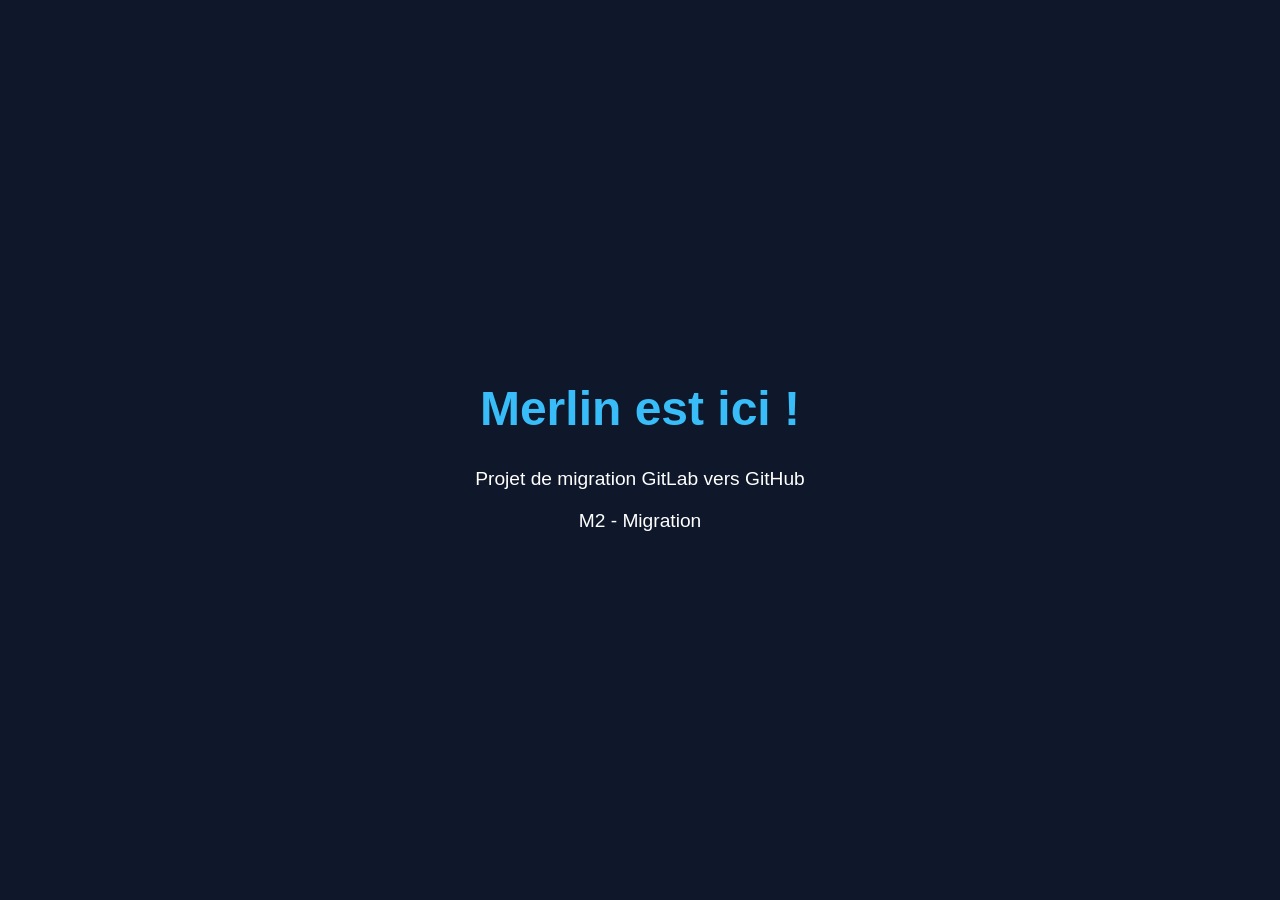
<file: index.html>
<!DOCTYPE html>
<html lang="fr">
<head>
    <meta charset="UTF-8">
    <meta name="viewport" content="width=device-width, initial-scale=1.0">
    <title>Merlin est ici</title>
    <style>
        body {
            font-family: Arial, sans-serif;
            background: #0f172a;
            color: white;
            display: flex;
            justify-content: center;
            align-items: center;
            min-height: 100vh;
            margin: 0;
            text-align: center;
        }
        h1 {
            color: #38bdf8;
            font-size: 3rem;
        }
        p {
            font-size: 1.2rem;
        }
    </style>
</head>
<body>
    <main>
        <h1>Merlin est ici !</h1>
        <p>Projet de migration GitLab vers GitHub</p>
        <p>M2 - Migration</p>
    </main>
</body>
</html>
</file>
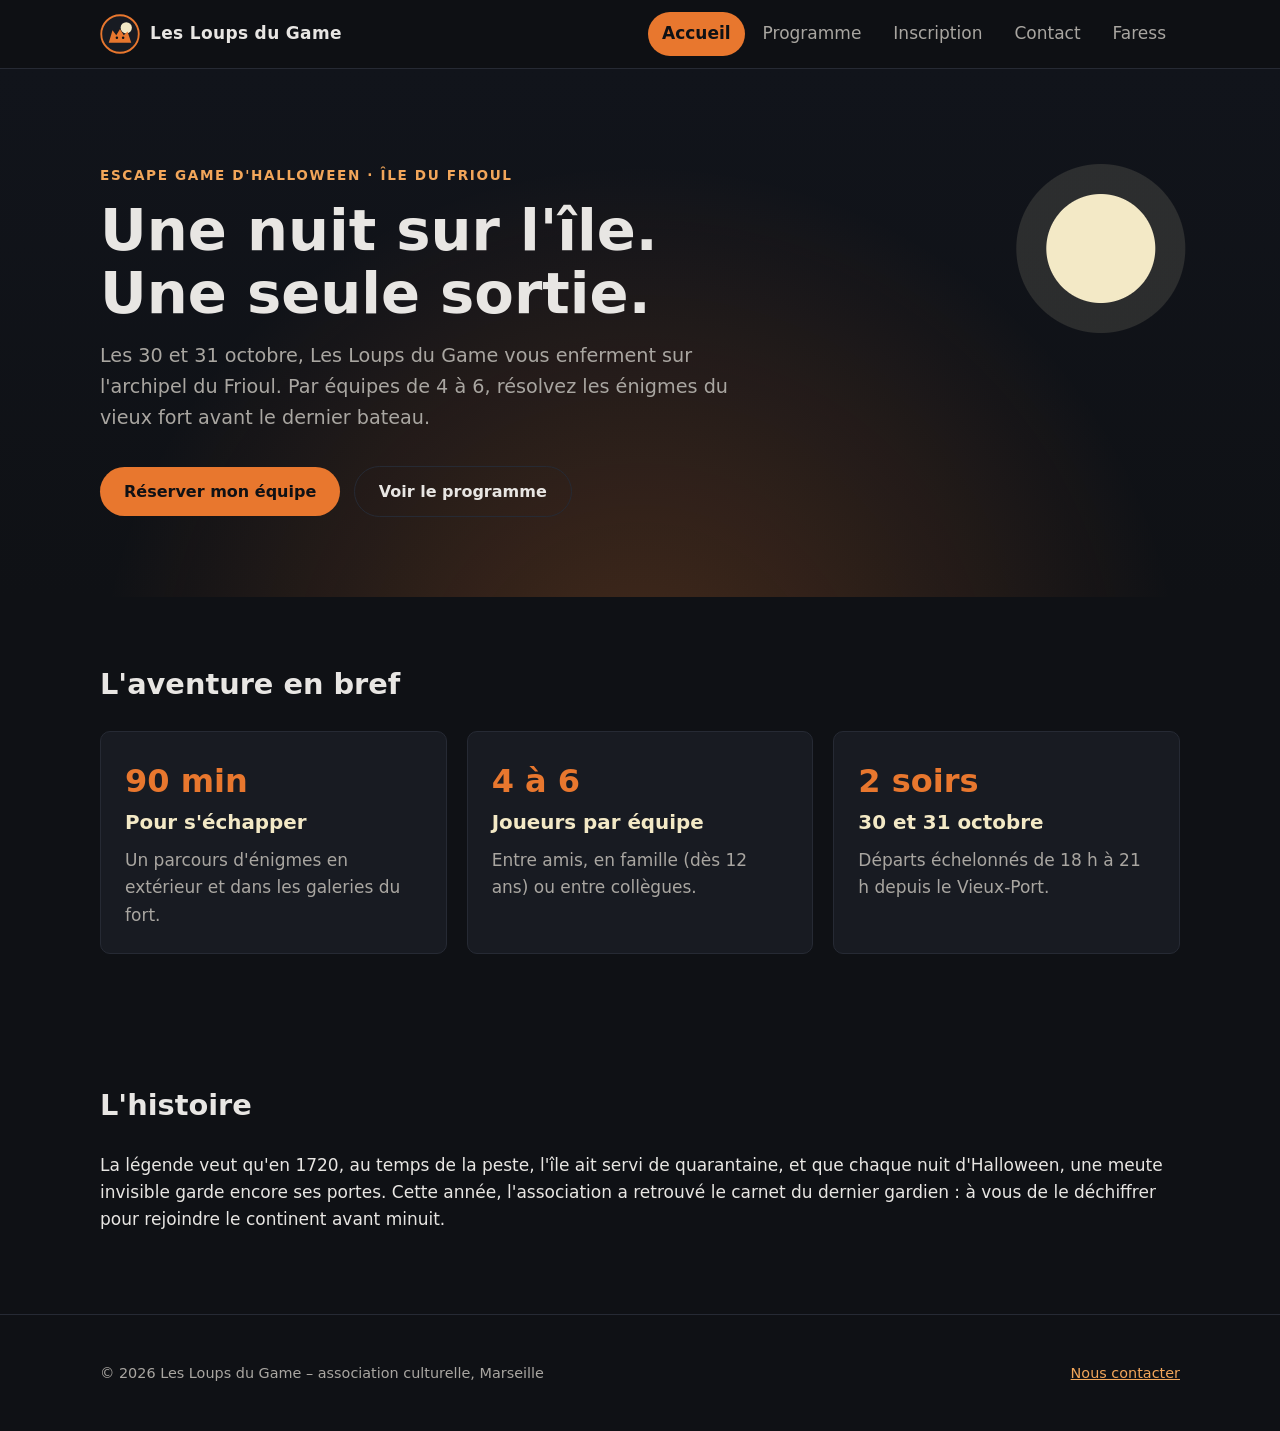
<file: site/index.html>
<!DOCTYPE html>
<html lang="fr">
<head>
  <meta charset="utf-8">
  <meta name="viewport" content="width=device-width, initial-scale=1">
  <title>Accueil – Les Loups du Game</title>
  <meta name="description" content="Escape game d'Halloween sur l'île du Frioul à Marseille, organisé par l'association Les Loups du Game.">
  <link rel="icon" href="favicon.svg" type="image/svg+xml">
  <link rel="stylesheet" href="css/style.css">
</head>
<body>
  <header class="entete">
    <div class="conteneur">
      <a class="marque" href="index.html"><img src="img/logo.svg" alt="" width="40" height="40"> Les Loups du Game</a>
      <nav aria-label="Navigation principale">
        <ul class="nav">
        <li><a href="index.html" aria-current="page">Accueil</a></li>
        <li><a href="programme.html">Programme</a></li>
        <li><a href="inscription.html">Inscription</a></li>
        <li><a href="contact.html">Contact</a></li>
        <li><a href="faress.html">Faress</a></li>
        </ul>
      </nav>
    </div>
  </header>

  <main>
    <section class="bandeau">
      <div class="conteneur">
        <p class="surtitre">Escape game d'Halloween · Île du Frioul</p>
        <h1>Une nuit sur l'île.<br>Une seule sortie.</h1>
        <p class="accroche">Les 30 et 31 octobre, Les Loups du Game vous enferment sur l'archipel du Frioul. Par équipes de 4 à 6, résolvez les énigmes du vieux fort avant le dernier bateau.</p>
        <a class="bouton" href="inscription.html">Réserver mon équipe</a>
        <a class="bouton secondaire" href="programme.html">Voir le programme</a>
      </div>
    </section>

    <section class="section">
      <div class="conteneur">
        <h2>L'aventure en bref</h2>
        <div class="grille">
          <div class="carte">
            <p class="chiffre">90 min</p>
            <h3>Pour s'échapper</h3>
            <p>Un parcours d'énigmes en extérieur et dans les galeries du fort.</p>
          </div>
          <div class="carte">
            <p class="chiffre">4 à 6</p>
            <h3>Joueurs par équipe</h3>
            <p>Entre amis, en famille (dès 12 ans) ou entre collègues.</p>
          </div>
          <div class="carte">
            <p class="chiffre">2 soirs</p>
            <h3>30 et 31 octobre</h3>
            <p>Départs échelonnés de 18 h à 21 h depuis le Vieux-Port.</p>
          </div>
        </div>
      </div>
    </section>

    <section class="section">
      <div class="conteneur">
        <h2>L'histoire</h2>
        <p>La légende veut qu'en 1720, au temps de la peste, l'île ait servi de quarantaine, et que chaque nuit d'Halloween, une meute invisible garde encore ses portes. Cette année, l'association a retrouvé le carnet du dernier gardien : à vous de le déchiffrer pour rejoindre le continent avant minuit.</p>
      </div>
    </section>

  </main>

  <footer class="pied">
    <div class="conteneur">
      <p>© 2026 Les Loups du Game – association culturelle, Marseille</p>
      <p><a href="contact.html">Nous contacter</a></p>
    </div>
  </footer>
</body>
</html>
</file>
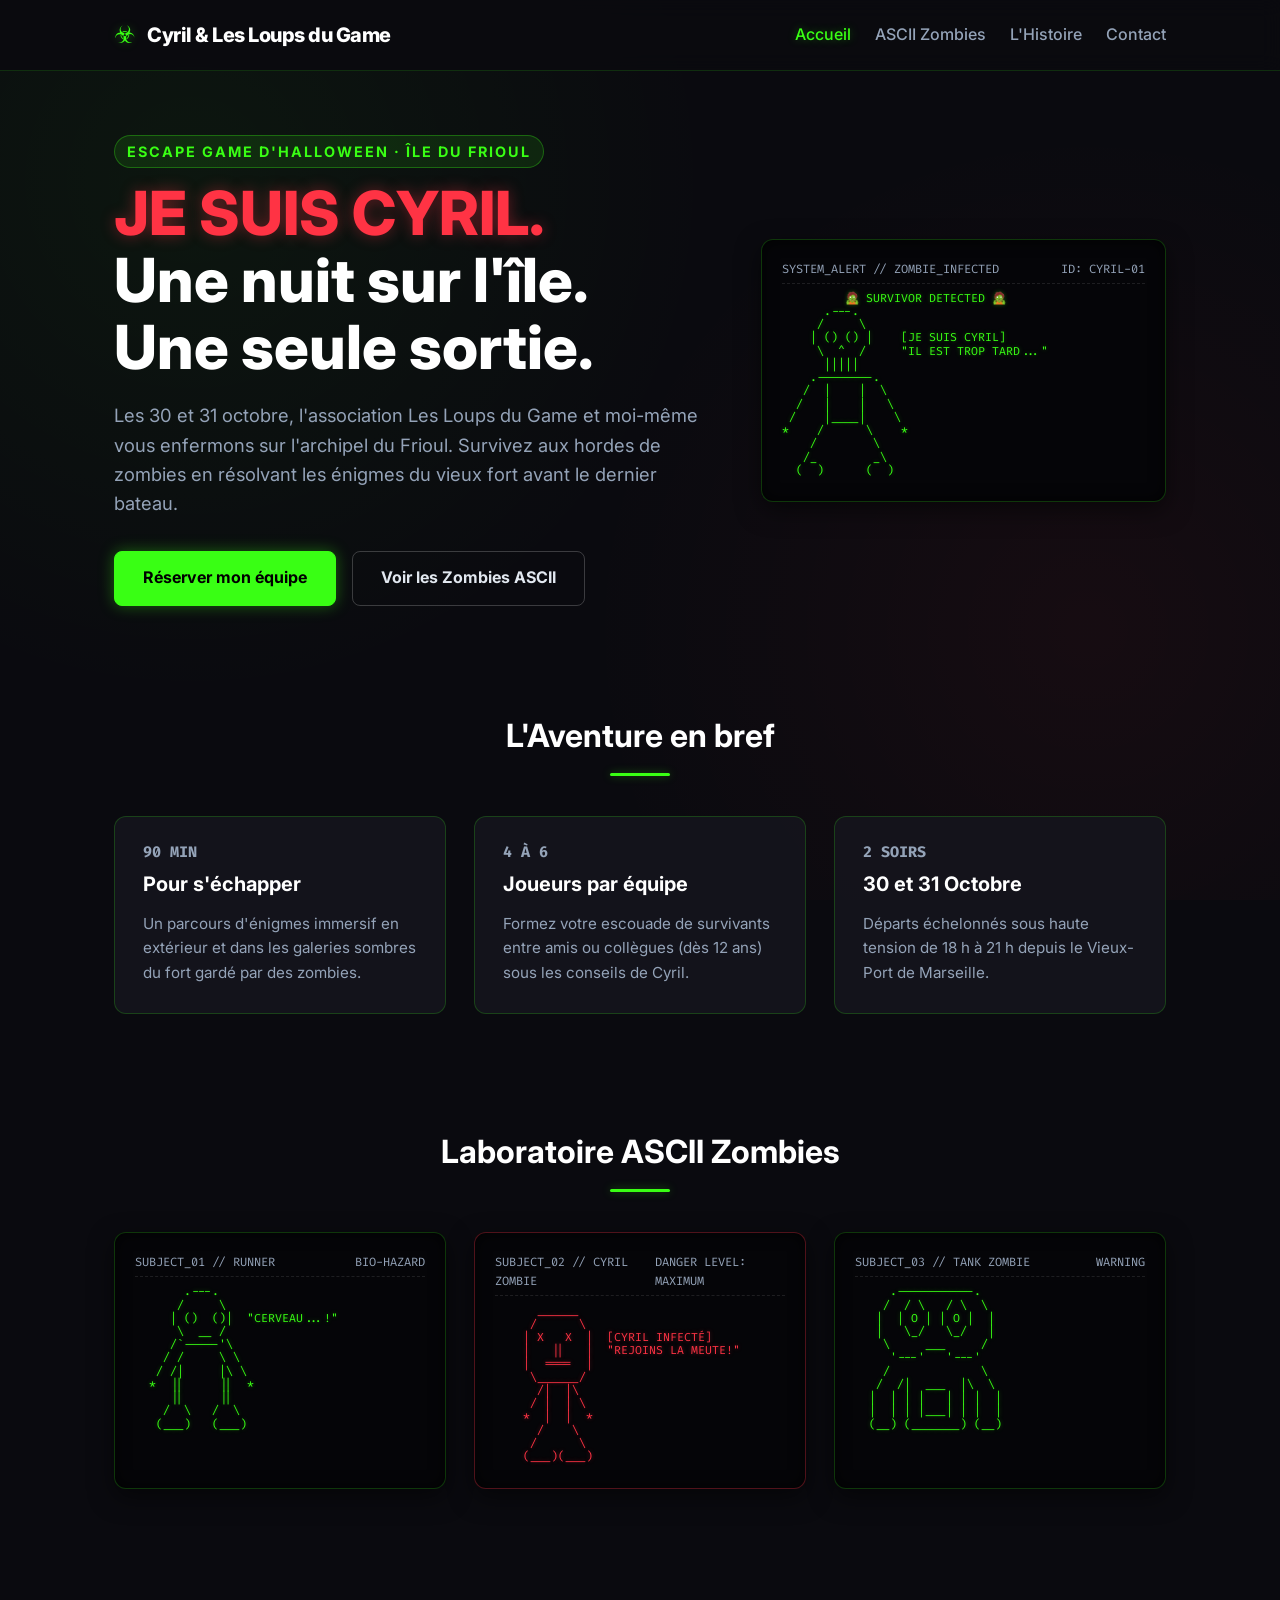
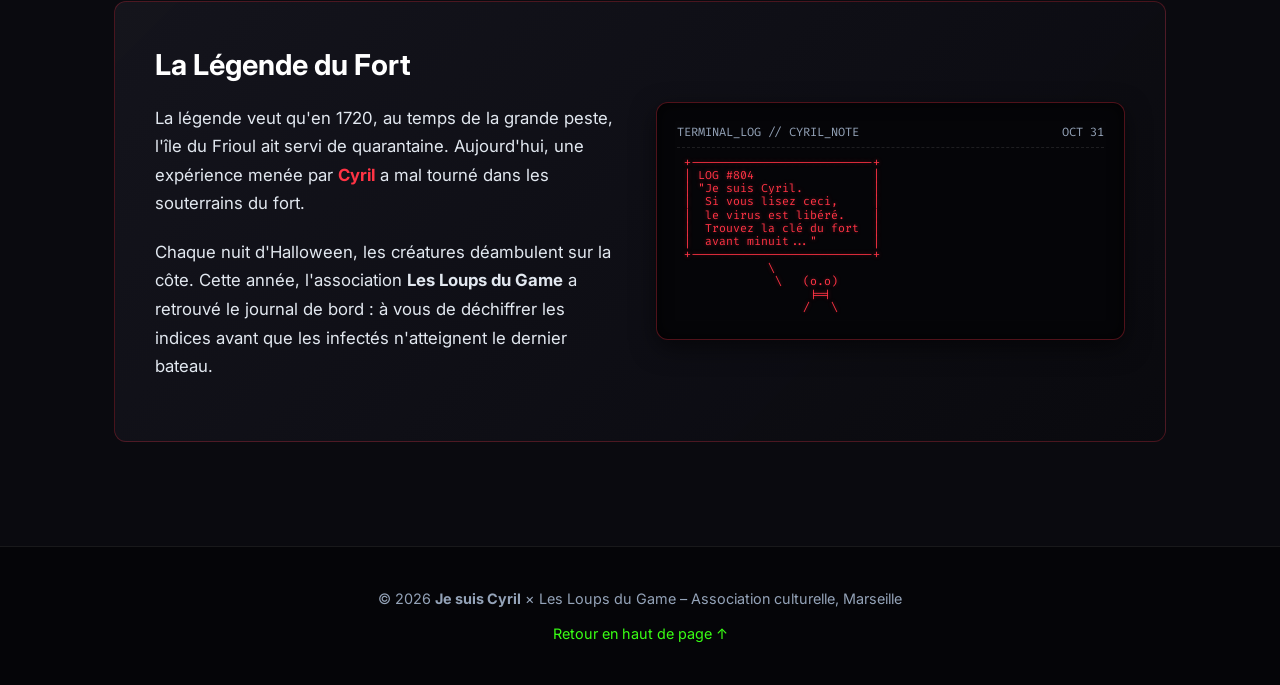
<file: accueil_cyril_zombie_world.html>
<!DOCTYPE html>
<html lang="fr">
<head>
  <meta charset="utf-8">
  <meta name="viewport" content="width=device-width, initial-scale=1.0">
  <title>Je suis Cyril – Zombie Apocalypse</title>
  <meta name="description" content="Bienvenue dans l'univers de Cyril : survie zombie, art ASCII et escape game d'Halloween.">
  <link rel="preconnect" href="https://fonts.googleapis.com">
  <link rel="preconnect" href="https://fonts.gstatic.com" crossorigin>
  <link href="https://fonts.googleapis.com/css2?family=Fira+Code:wght@400;700&family=Inter:wght@300;400;600;800&display=swap" rel="stylesheet">
  <style>
    /* Reset & variables globales */
    *, *::before, *::after {
      box-sizing: border-box;
      margin: 0;
      padding: 0;
    }

    :root {
      --bg-dark: #0a0a0f;
      --bg-card: rgba(22, 22, 30, 0.85);
      --bg-card-border: rgba(57, 255, 20, 0.2);
      --text-main: #e2e8f0;
      --text-muted: #94a3b8;
      --accent-zombie: #39ff14; /* Vert néon zombie */
      --accent-zombie-glow: rgba(57, 255, 20, 0.35);
      --accent-blood: #ff3344;   /* Rouge sang */
      --accent-blood-glow: rgba(255, 51, 68, 0.4);
      --font-sans: 'Inter', system-ui, -apple-system, sans-serif;
      --font-mono: 'Fira Code', 'Courier New', Courier, monospace;
    }

    body {
      background-color: var(--bg-dark);
      color: var(--text-main);
      font-family: var(--font-sans);
      line-height: 1.6;
      overflow-x: hidden;
      background-image: 
        radial-gradient(circle at 15% 20%, rgba(57, 255, 20, 0.05) 0%, transparent 40%),
        radial-gradient(circle at 85% 70%, rgba(255, 51, 68, 0.05) 0%, transparent 40%);
      background-attachment: fixed;
    }

    /* Utilitaires conteneur */
    .conteneur {
      max-width: 1100px;
      margin: 0 auto;
      padding: 0 1.5rem;
    }

    /* En-tête */
    .entete {
      background-color: rgba(10, 10, 15, 0.9);
      backdrop-filter: blur(10px);
      border-bottom: 1px solid rgba(57, 255, 20, 0.15);
      position: sticky;
      top: 0;
      z-index: 100;
      padding: 1rem 0;
    }

    .entete .conteneur {
      display: flex;
      justify-content: space-between;
      align-items: center;
      flex-wrap: wrap;
      gap: 1rem;
    }

    .marque {
      display: flex;
      align-items: center;
      gap: 0.75rem;
      color: #fff;
      font-weight: 800;
      font-size: 1.25rem;
      text-decoration: none;
      letter-spacing: -0.5px;
    }

    .marque-icon {
      color: var(--accent-zombie);
      font-size: 1.5rem;
      filter: drop-shadow(0 0 5px var(--accent-zombie-glow));
    }

    .nav {
      display: flex;
      list-style: none;
      gap: 1.5rem;
    }

    .nav a {
      color: var(--text-muted);
      text-decoration: none;
      font-weight: 500;
      transition: color 0.2s, text-shadow 0.2s;
    }

    .nav a:hover,
    .nav a[aria-current="page"] {
      color: var(--accent-zombie);
      text-shadow: 0 0 8px var(--accent-zombie-glow);
    }

    /* Hero Section (Bandeau) */
    .bandeau {
      padding: 4rem 0 3rem;
      text-align: center;
      position: relative;
    }

    .bandeau-grid {
      display: grid;
      grid-template-columns: 1fr;
      gap: 2.5rem;
      align-items: center;
    }

    @media (min-width: 850px) {
      .bandeau-grid {
        grid-template-columns: 1.2fr 0.8fr;
        text-align: left;
      }
    }

    .surtitre {
      color: var(--accent-zombie);
      font-size: 0.9rem;
      font-weight: 700;
      text-transform: uppercase;
      letter-spacing: 2px;
      margin-bottom: 0.75rem;
      display: inline-block;
      padding: 0.25rem 0.75rem;
      background: rgba(57, 255, 20, 0.1);
      border-radius: 20px;
      border: 1px solid rgba(57, 255, 20, 0.3);
    }

    h1 {
      font-size: clamp(2.2rem, 5vw, 3.8rem);
      line-height: 1.1;
      font-weight: 800;
      color: #ffffff;
      margin-bottom: 1.25rem;
    }

    h1 .cyril-badge {
      color: var(--accent-blood);
      text-shadow: 0 0 15px var(--accent-blood-glow);
      display: inline-block;
    }

    .accroche {
      font-size: 1.15rem;
      color: var(--text-muted);
      margin-bottom: 2rem;
      max-width: 650px;
    }

    /* Boutons */
    .actions-btn {
      display: flex;
      gap: 1rem;
      flex-wrap: wrap;
      justify-content: flex-start;
    }

    @media (max-width: 849px) {
      .actions-btn {
        justify-content: center;
      }
    }

    .bouton {
      display: inline-flex;
      align-items: center;
      justify-content: center;
      padding: 0.85rem 1.75rem;
      border-radius: 8px;
      font-weight: 700;
      text-decoration: none;
      background-color: var(--accent-zombie);
      color: #000;
      box-shadow: 0 0 15px var(--accent-zombie-glow);
      transition: all 0.25s ease;
      border: 1px solid var(--accent-zombie);
      cursor: pointer;
    }

    .bouton:hover {
      transform: translateY(-2px);
      box-shadow: 0 0 25px var(--accent-zombie);
      background-color: #50ff30;
    }

    .bouton.secondaire {
      background-color: transparent;
      color: var(--text-main);
      border: 1px solid rgba(255, 255, 255, 0.2);
      box-shadow: none;
    }

    .bouton.secondaire:hover {
      border-color: var(--accent-blood);
      color: var(--accent-blood);
      box-shadow: 0 0 15px var(--accent-blood-glow);
    }

    /* ASCII Art Blocks */
    .ascii-box {
      background-color: #050508;
      border: 1px solid var(--bg-card-border);
      border-radius: 12px;
      padding: 1.25rem;
      box-shadow: inset 0 0 15px rgba(0, 0, 0, 0.8), 0 8px 24px rgba(0, 0, 0, 0.5);
      position: relative;
      overflow-x: auto;
    }

    .ascii-box.red-theme {
      border-color: rgba(255, 51, 68, 0.3);
    }

    .ascii-art {
      font-family: var(--font-mono);
      font-size: 0.72rem;
      line-height: 1.15;
      color: var(--accent-zombie);
      text-shadow: 0 0 4px var(--accent-zombie-glow);
      white-space: pre;
      display: inline-block;
      text-align: left;
    }

    .ascii-art.red {
      color: var(--accent-blood);
      text-shadow: 0 0 4px var(--accent-blood-glow);
    }

    .ascii-title {
      font-size: 0.75rem;
      font-family: var(--font-mono);
      color: var(--text-muted);
      text-transform: uppercase;
      margin-bottom: 0.5rem;
      display: flex;
      justify-content: space-between;
      border-bottom: 1px dashed rgba(255, 255, 255, 0.1);
      padding-bottom: 0.25rem;
    }

    /* Section commune */
    .section {
      padding: 3.5rem 0;
    }

    .section-titre {
      text-align: center;
      font-size: 2rem;
      color: #ffffff;
      margin-bottom: 2.5rem;
      position: relative;
    }

    .section-titre::after {
      content: '';
      display: block;
      width: 60px;
      height: 3px;
      background: var(--accent-zombie);
      margin: 0.75rem auto 0;
      border-radius: 2px;
      box-shadow: 0 0 8px var(--accent-zombie-glow);
    }

    /* Grille de cartes */
    .grille {
      display: grid;
      grid-template-columns: repeat(auto-fit, minmax(280px, 1fr));
      gap: 1.75rem;
    }

    .carte {
      background-color: var(--bg-card);
      border: 1px solid var(--bg-card-border);
      border-radius: 12px;
      padding: 1.75rem;
      transition: transform 0.3s ease, border-color 0.3s ease, box-shadow 0.3s ease;
      display: flex;
      flex-direction: column;
    }

    .carte:hover {
      transform: translateY(-5px);
      border-color: var(--accent-zombie);
      box-shadow: 0 10px 25px rgba(0,0,0,0.5), 0 0 15px var(--accent-zombie-glow);
    }

    .chiffre {
      font-size: 2.5rem;
      font-weight: 800;
      color: var(--accent-zombie);
      line-height: 1;
      margin-bottom: 0.5rem;
      font-family: var(--font-mono);
    }

    .carte h3 {
      font-size: 1.25rem;
      color: #fff;
      margin-bottom: 0.75rem;
    }

    .carte p {
      color: var(--text-muted);
      font-size: 0.95rem;
    }

    /* Story Section */
    .histoire-box {
      background: linear-gradient(135deg, rgba(22, 22, 30, 0.9) 0%, rgba(10, 10, 15, 0.95) 100%);
      border: 1px solid rgba(255, 51, 68, 0.25);
      border-radius: 12px;
      padding: 2.5rem;
      position: relative;
    }

    .histoire-grid {
      display: grid;
      grid-template-columns: 1fr;
      gap: 2rem;
      align-items: center;
    }

    @media (min-width: 850px) {
      .histoire-grid {
        grid-template-columns: 1fr 1fr;
      }
    }

    .histoire-box p {
      color: var(--text-main);
      font-size: 1.05rem;
      line-height: 1.7;
      margin-bottom: 1.25rem;
    }

    .highlight-blood {
      color: var(--accent-blood);
      font-weight: 700;
    }

    /* Footer */
    .pied {
      background-color: #050508;
      border-top: 1px solid rgba(255, 255, 255, 0.08);
      padding: 2.5rem 0;
      margin-top: 3rem;
      text-align: center;
      color: var(--text-muted);
      font-size: 0.9rem;
    }

    .pied a {
      color: var(--accent-zombie);
      text-decoration: none;
    }

    .pied a:hover {
      text-decoration: underline;
    }

    .pied-content {
      display: flex;
      flex-direction: column;
      gap: 0.75rem;
      align-items: center;
    }
  </style>
</head>
<body>

  <!-- En-tête -->
  <header class="entete">
    <div class="conteneur">
      <a class="marque" href="#">
        <span class="marque-icon">☣</span> Cyril & Les Loups du Game
      </a>
      <nav aria-label="Navigation principale">
        <ul class="nav">
          <li><a href="#" aria-current="page">Accueil</a></li>
          <li><a href="#zombies">ASCII Zombies</a></li>
          <li><a href="#histoire">L'Histoire</a></li>
          <li><a href="#contact">Contact</a></li>
        </ul>
      </nav>
    </div>
  </header>

  <main>
    <!-- Hero / Bandeau -->
    <section class="bandeau">
      <div class="conteneur">
        <div class="bandeau-grid">
          <div>
            <p class="surtitre">Escape game d'Halloween · Île du Frioul</p>
            <h1><span class="cyril-badge">JE SUIS CYRIL.</span><br>Une nuit sur l'île.<br>Une seule sortie.</h1>
            <p class="accroche">
              Les 30 et 31 octobre, l'association Les Loups du Game et moi-même vous enfermons sur l'archipel du Frioul.
              Survivez aux hordes de zombies en résolvant les énigmes du vieux fort avant le dernier bateau.
            </p>
            <div class="actions-btn">
              <a class="bouton" href="#reserver">Réserver mon équipe</a>
              <a class="bouton secondaire" href="#zombies">Voir les Zombies ASCII</a>
            </div>
          </div>

          <!-- ASCII Art Hero -->
          <div class="ascii-box">
            <div class="ascii-title">
              <span>SYSTEM_ALERT // ZOMBIE_INFECTED</span>
              <span>ID: CYRIL-01</span>
            </div>
<pre class="ascii-art">
         🧟 SURVIVOR DETECTED 🧟
      .---.
     /     \     
    | () () |    [JE SUIS CYRIL]
     \  ^  /     "IL EST TROP TARD..."
      |||||
    .--------.
   /  |    |  \
  /   |    |   \
 /    |____|    \
*    /      \    *
    /        \
   /_        _\
  (  )      (  )
</pre>
          </div>
        </div>
      </div>
    </section>

    <!-- Grille d'infos / Aventure -->
    <section class="section">
      <div class="conteneur">
        <h2 class="section-titre">L'Aventure en bref</h2>
        <div class="grille">
          <div class="carte">
            <p class="chiffre">90 MIN</p>
            <h3>Pour s'échapper</h3>
            <p>Un parcours d'énigmes immersif en extérieur et dans les galeries sombres du fort gardé par des zombies.</p>
          </div>
          <div class="carte">
            <p class="chiffre">4 À 6</p>
            <h3>Joueurs par équipe</h3>
            <p>Formez votre escouade de survivants entre amis ou collègues (dès 12 ans) sous les conseils de Cyril.</p>
          </div>
          <div class="carte">
            <p class="chiffre">2 SOIRS</p>
            <h3>30 et 31 Octobre</h3>
            <p>Départs échelonnés sous haute tension de 18 h à 21 h depuis le Vieux-Port de Marseille.</p>
          </div>
        </div>
      </div>
    </section>

    <!-- Gallery / ASCII Zombies Section -->
    <section id="zombies" class="section">
      <div class="conteneur">
        <h2 class="section-titre">Laboratoire ASCII Zombies</h2>
        <div class="grille">

          <!-- Card ASCII 1 -->
          <div class="ascii-box">
            <div class="ascii-title">
              <span>SUBJECT_01 // RUNNER</span>
              <span>BIO-HAZARD</span>
            </div>
<pre class="ascii-art">
       .---.
      /     \
     | ()  ()|  "CERVEAU...!"
      \  __ /
     /`-----'\
    / /     \ \
   / /|     |\ \
  *  ||     ||  *
     ||     ||
    /  \   /  \
   (___)   (___)
</pre>
          </div>

          <!-- Card ASCII 2 -->
          <div class="ascii-box red-theme">
            <div class="ascii-title">
              <span>SUBJECT_02 // CYRIL ZOMBIE</span>
              <span>DANGER LEVEL: MAXIMUM</span>
            </div>
<pre class="ascii-art red">
      ______
     /      \
    | X   X  |  [CYRIL INFECTÉ]
    |   ||   |  "REJOINS LA MEUTE!"
    |  ====  |
     \______/
      /|  |\
     / |  | \
    *  |  |  *
      /    \
     /      \
    (___)(___)
</pre>
          </div>

          <!-- Card ASCII 3 -->
          <div class="ascii-box">
            <div class="ascii-title">
              <span>SUBJECT_03 // TANK ZOMBIE</span>
              <span>WARNING</span>
            </div>
<pre class="ascii-art">
     .-----------.
    /  / \   / \  \
   |  | O | | O |  |
   |   \_/   \_/   |
    \     ___     /
     '---'   '---'
    /             \
   /  /|  ___  |\  \
  |  | | |   | | |  |
  |  | | |___| | |  |
  (__) (_______) (__)
</pre>
          </div>

        </div>
      </div>
    </section>

    <!-- Histoire Section -->
    <section id="histoire" class="section">
      <div class="conteneur">
        <div class="histoire-box">
          <div class="histoire-grid">
            <div>
              <h2 style="color: #fff; font-size: 1.8rem; margin-bottom: 1rem;">La Légende du Fort</h2>
              <p>
                La légende veut qu'en 1720, au temps de la grande peste, l'île du Frioul ait servi de quarantaine.
                Aujourd'hui, une expérience menée par <span class="highlight-blood">Cyril</span> a mal tourné dans les souterrains du fort.
              </p>
              <p>
                Chaque nuit d'Halloween, les créatures déambulent sur la côte. Cette année, l'association <strong>Les Loups du Game</strong> a retrouvé le journal de bord : à vous de déchiffrer les indices avant que les infectés n'atteignent le dernier bateau.
              </p>
            </div>
            
            <div class="ascii-box red-theme">
              <div class="ascii-title">
                <span>TERMINAL_LOG // CYRIL_NOTE</span>
                <span>OCT 31</span>
              </div>
<pre class="ascii-art red">
 +--------------------------+
 | LOG #804                 |
 | "Je suis Cyril.          |
 |  Si vous lisez ceci,     |
 |  le virus est libéré.    |
 |  Trouvez la clé du fort  |
 |  avant minuit..."        |
 +--------------------------+
             \
              \   (o.o)
                   |=|
                  /   \
</pre>
            </div>
          </div>
        </div>
      </div>
    </section>
  </main>

  <!-- Pied de page -->
  <footer id="contact" class="pied">
    <div class="conteneur pied-content">
      <p>© 2026 <strong>Je suis Cyril</strong> × Les Loups du Game – Association culturelle, Marseille</p>
      <p><a href="#">Retour en haut de page ↑</a></p>
    </div>
  </footer>

</body>
</html>
</file>
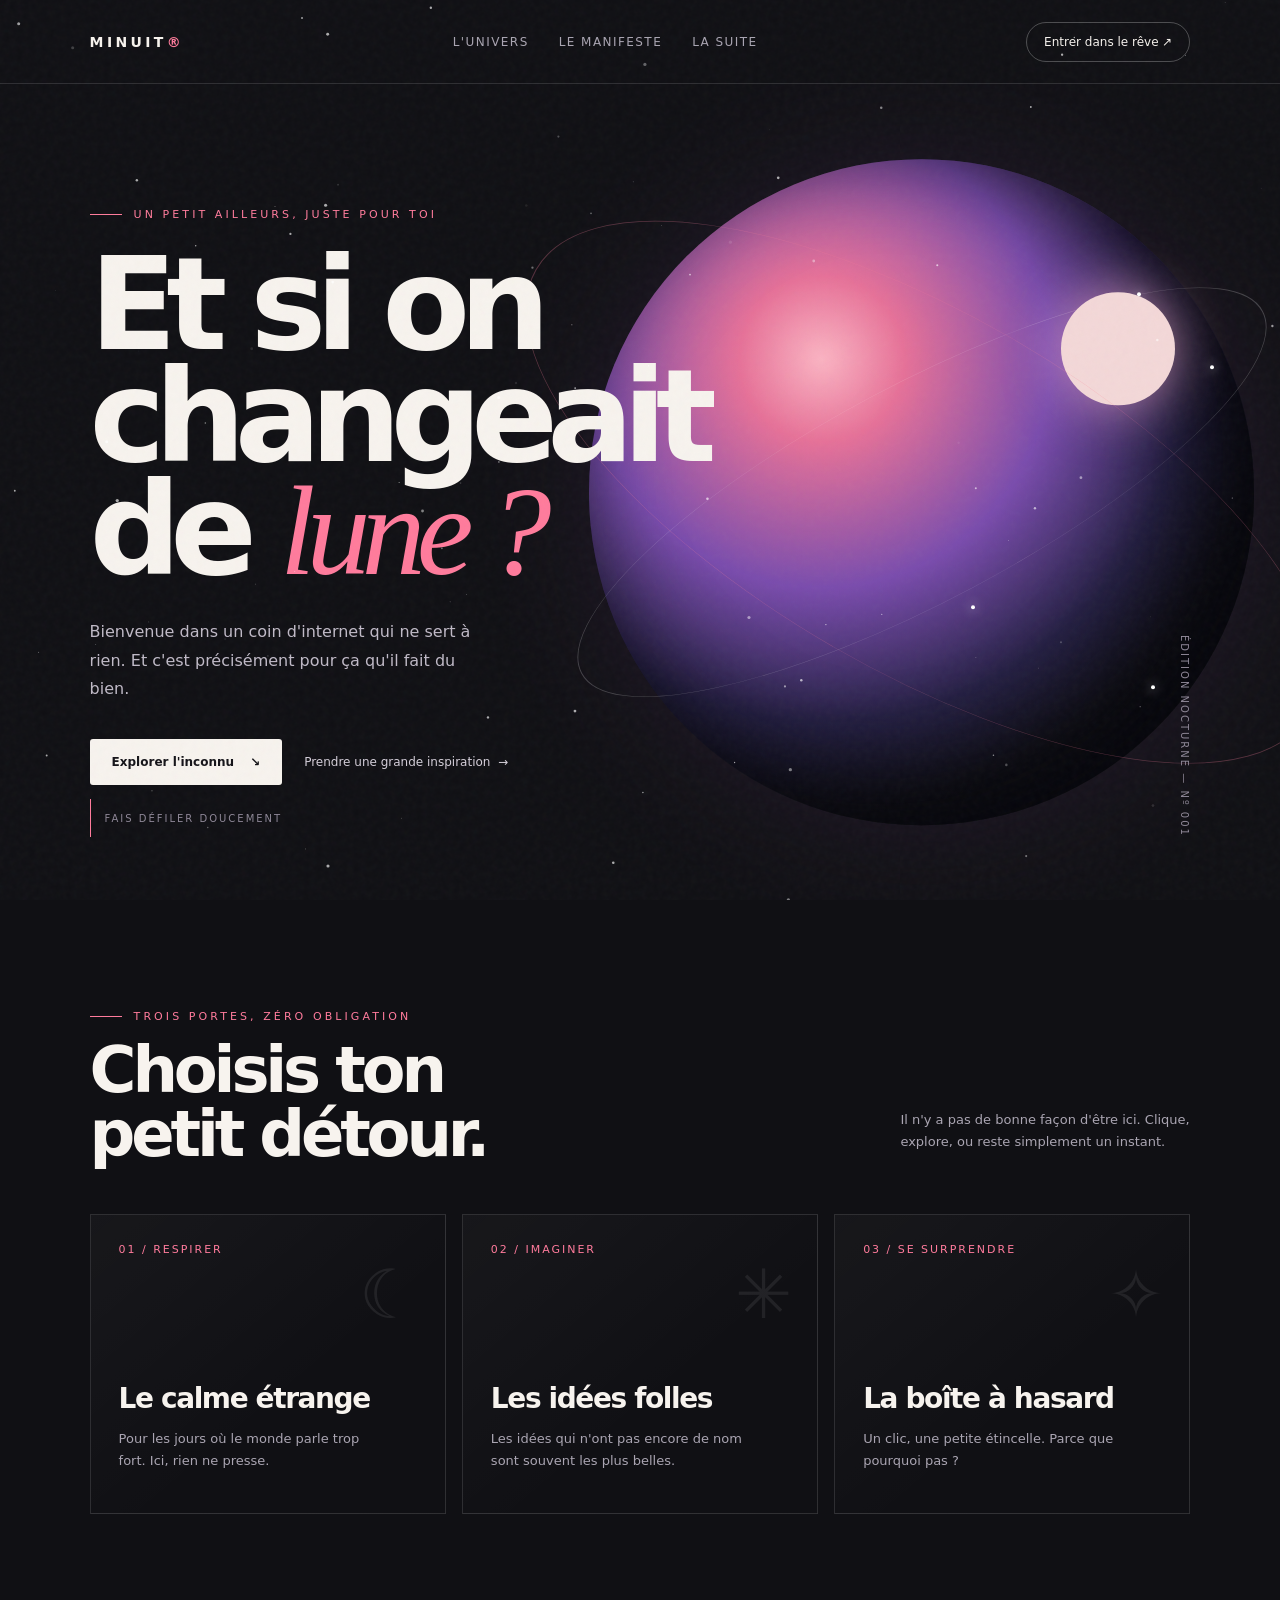
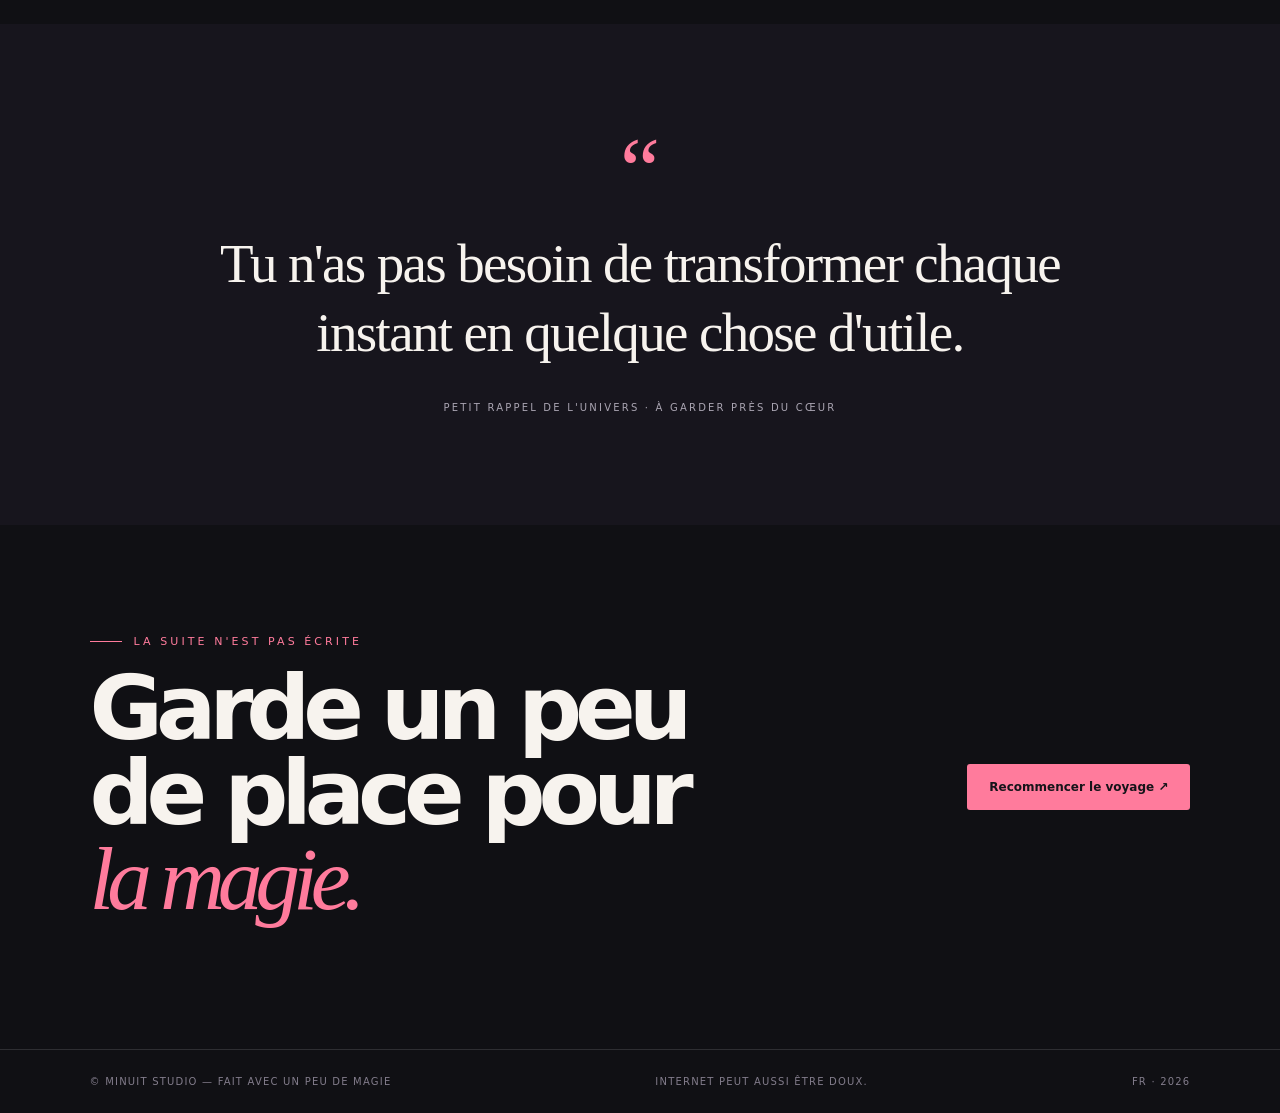
<file: minuit.html>
<!DOCTYPE html>
<html lang="fr">
<head>
<meta charset="UTF-8">
<meta name="viewport" content="width=device-width, initial-scale=1.0">
<meta name="theme-color" content="#101014">
<title>MINUIT — Un petit ailleurs</title>
<style>
:root{--bg:#101014;--ink:#f7f3ee;--muted:#aaa5b2;--pink:#ff7b9c;--violet:#a78bfa;--line:#ffffff20}
*{box-sizing:border-box}html{scroll-behavior:smooth}body{margin:0;background:var(--bg);color:var(--ink);font-family:Inter,ui-sans-serif,system-ui,-apple-system,BlinkMacSystemFont,"Segoe UI",sans-serif;overflow-x:hidden}
body:before{content:"";position:fixed;inset:0;pointer-events:none;opacity:.15;z-index:5;background-image:url("data:image/svg+xml,%3Csvg viewBox='0 0 180 180' xmlns='http://www.w3.org/2000/svg'%3E%3Cfilter id='n'%3E%3CfeTurbulence type='fractalNoise' baseFrequency='.8' numOctaves='3' stitchTiles='stitch'/%3E%3C/filter%3E%3Crect width='100%25' height='100%25' filter='url(%23n)' opacity='.22'/%3E%3C/svg%3E")}
a{color:inherit;text-decoration:none}.nav{height:84px;padding:0 7vw;display:flex;align-items:center;justify-content:space-between;border-bottom:1px solid var(--line);position:relative;z-index:2}.logo{font-weight:900;letter-spacing:.24em;font-size:14px}.logo span{color:var(--pink)}.navlinks{display:flex;gap:30px;color:var(--muted);font-size:12px;letter-spacing:.12em;text-transform:uppercase}.navlinks a:hover{color:white}.pill{border:1px solid #ffffff40;padding:12px 17px;border-radius:99px;font-size:12px}
.hero{min-height:calc(100vh - 84px);padding:9vh 7vw 8vh;position:relative;display:flex;align-items:center;overflow:hidden}.hero-copy{position:relative;z-index:1;max-width:730px}.eyebrow{color:var(--pink);font-size:11px;letter-spacing:.28em;text-transform:uppercase;display:flex;align-items:center;gap:12px}.eyebrow:before{content:"";width:32px;height:1px;background:currentColor}.hero h1{font-size:clamp(58px,10vw,144px);line-height:.88;letter-spacing:-.085em;margin:28px 0 30px;font-weight:750}.hero h1 em{font-family:Georgia,serif;font-weight:400;color:var(--pink);letter-spacing:-.07em}.hero p{max-width:410px;color:#c0bac7;font-size:16px;line-height:1.8}.actions{display:flex;align-items:center;gap:22px;margin-top:35px;flex-wrap:wrap}.primary{display:inline-flex;align-items:center;gap:16px;background:var(--ink);color:#151419;padding:16px 22px;border-radius:3px;font-size:12px;font-weight:800;transition:.25s}.primary:hover{transform:translateY(-3px);background:var(--pink)}.textlink{font-size:12px;color:#d5cfda}.orbital{position:absolute;width:min(52vw,670px);aspect-ratio:1;right:2vw;top:50%;transform:translateY(-50%);border-radius:50%;background:radial-gradient(circle at 35% 30%,#ffb2c2 0,#ee6f99 13%,#7c4bb4 36%,#252047 57%,#101014 72%);filter:saturate(.92);box-shadow:inset -40px -30px 100px #05050b,0 0 130px #9a4cae20;animation:float 8s ease-in-out infinite}.orbital:before,.orbital:after{content:"";position:absolute;inset:-8%;border:1px solid #ffffff35;border-radius:50%;transform:rotate(-28deg) scaleY(.28)}.orbital:after{inset:-17%;transform:rotate(30deg) scaleY(.4);border-color:#ff7b9c4d}.orbital .moon{position:absolute;width:17%;aspect-ratio:1;right:12%;top:20%;background:#f5d8d7;border-radius:50%;box-shadow:0 0 55px #ffb1d4aa}.star{position:absolute;width:4px;height:4px;background:white;border-radius:50%;box-shadow:0 0 12px white;animation:twinkle 3s infinite alternate}.s1{top:20%;right:17%}.s2{top:67%;right:42%;animation-delay:1s}.s3{top:31%;right:6%;animation-delay:1.7s}.s4{top:79%;right:15%;animation-delay:.6s}
.side-note{position:absolute;right:7vw;bottom:7vh;writing-mode:vertical-rl;color:#8e8797;letter-spacing:.2em;font-size:10px}.scroll{position:absolute;bottom:7vh;left:7vw;color:#8e8797;font-size:10px;letter-spacing:.2em;text-transform:uppercase;display:flex;align-items:center;gap:14px}.scroll:before{content:"";height:38px;width:1px;background:var(--pink)}
section{padding:110px 7vw}.section-head{display:flex;justify-content:space-between;align-items:end;gap:25px;margin-bottom:48px}.section-head h2{font-size:clamp(36px,5vw,68px);letter-spacing:-.065em;line-height:1;margin:15px 0 0}.section-head p{max-width:290px;color:var(--muted);line-height:1.7;font-size:13px}.cards{display:grid;grid-template-columns:repeat(3,1fr);gap:16px}.card{min-height:300px;border:1px solid var(--line);padding:28px;position:relative;overflow:hidden;display:flex;flex-direction:column;justify-content:space-between;transition:.3s;background:linear-gradient(140deg,#ffffff08,transparent 60%)}.card:hover{border-color:#ff7b9c90;transform:translateY(-5px)}.card-number{color:var(--pink);font-size:11px;letter-spacing:.18em}.card h3{font-size:28px;letter-spacing:-.05em;margin:0 0 12px}.card p{font-size:13px;line-height:1.7;color:var(--muted);max-width:270px}.symbol{position:absolute;right:25px;top:40px;font-size:68px;color:#ffffff14;transition:.4s}.card:hover .symbol{color:#ff7b9c40;transform:rotate(12deg) scale(1.1)}
.quote{padding:110px 7vw;background:#17151d;text-align:center}.quote .mark{font:90px Georgia;color:var(--pink);line-height:.8}.quote blockquote{font:clamp(26px,4.5vw,55px)/1.25 Georgia,serif;max-width:900px;margin:24px auto 28px;letter-spacing:-.03em}.quote small{color:var(--muted);font-size:10px;letter-spacing:.22em;text-transform:uppercase}
.contact{display:flex;justify-content:space-between;align-items:center;gap:35px;flex-wrap:wrap}.contact h2{font-size:clamp(42px,7vw,90px);line-height:.95;letter-spacing:-.08em;margin:18px 0}.contact h2 em{font-family:Georgia,serif;color:var(--pink);font-weight:400}.contact .primary{background:var(--pink)}footer{padding:26px 7vw;border-top:1px solid var(--line);display:flex;justify-content:space-between;gap:15px;flex-wrap:wrap;color:#827c8b;font-size:10px;letter-spacing:.12em;text-transform:uppercase}
#sparkles{position:fixed;inset:0;pointer-events:none;z-index:10}.toast{position:fixed;left:50%;bottom:28px;transform:translate(-50%,20px);padding:14px 20px;background:#f7f3ee;color:#17151d;font-size:13px;opacity:0;transition:.3s;z-index:20;pointer-events:none}.toast.show{opacity:1;transform:translate(-50%,0)}
@keyframes float{0%,100%{transform:translateY(-50%) rotate(-4deg)}50%{transform:translateY(calc(-50% - 16px)) rotate(3deg)}}@keyframes twinkle{from{opacity:.2;transform:scale(.7)}to{opacity:1;transform:scale(1.5)}}
@media(max-width:800px){.nav{padding:0 6vw}.navlinks{display:none}.hero{padding:90px 6vw 120px;align-items:flex-start;min-height:850px}.orbital{width:75vw;right:-12vw;top:auto;bottom:2%;transform:none;opacity:.75}.hero-copy{padding-top:4vh}.hero h1{font-size:clamp(62px,15vw,100px)}.side-note{right:6vw;bottom:4vh}.scroll{left:6vw;bottom:4vh}.cards{grid-template-columns:1fr}.card{min-height:240px}section,.quote{padding:80px 6vw}.section-head{align-items:flex-start;flex-direction:column}.contact{align-items:flex-start}footer{padding:24px 6vw}}
@media(prefers-reduced-motion:reduce){*,*:before,*:after{animation:none!important;scroll-behavior:auto!important;transition:none!important}}
</style>
</head>
<body>
<canvas id="sparkles"></canvas>
<nav class="nav">
  <a class="logo" href="#top">MINUIT<span>®</span></a>
  <div class="navlinks"><a href="#univers">L'univers</a><a href="#manifeste">Le manifeste</a><a href="#contact">La suite</a></div>
  <a class="pill" href="#contact">Entrer dans le rêve ↗</a>
</nav>
<main id="top">
  <header class="hero">
    <div class="orbital" aria-hidden="true"><div class="moon"></div><i class="star s1"></i><i class="star s2"></i><i class="star s3"></i><i class="star s4"></i></div>
    <div class="hero-copy">
      <div class="eyebrow">Un petit ailleurs, juste pour toi</div>
      <h1>Et si on<br>changeait<br>de <em>lune ?</em></h1>
      <p>Bienvenue dans un coin d'internet qui ne sert à rien. Et c'est précisément pour ça qu'il fait du bien.</p>
      <div class="actions"><a class="primary" href="#univers">Explorer l'inconnu <span>↘</span></a><a class="textlink" href="#manifeste">Prendre une grande inspiration&nbsp; →</a></div>
    </div>
    <div class="scroll">Fais défiler doucement</div><div class="side-note">ÉDITION NOCTURNE — Nº 001</div>
  </header>
  <section id="univers">
    <div class="section-head"><div><div class="eyebrow">Trois portes, zéro obligation</div><h2>Choisis ton<br>petit détour.</h2></div><p>Il n'y a pas de bonne façon d'être ici. Clique, explore, ou reste simplement un instant.</p></div>
    <div class="cards">
      <a class="card" href="#manifeste"><span class="card-number">01 / RESPIRER</span><span class="symbol">☾</span><div><h3>Le calme étrange</h3><p>Pour les jours où le monde parle trop fort. Ici, rien ne presse.</p></div></a>
      <a class="card" href="#contact"><span class="card-number">02 / IMAGINER</span><span class="symbol">✳</span><div><h3>Les idées folles</h3><p>Les idées qui n'ont pas encore de nom sont souvent les plus belles.</p></div></a>
      <a class="card" href="#" id="surprise"><span class="card-number">03 / SE SURPRENDRE</span><span class="symbol">✧</span><div><h3>La boîte à hasard</h3><p>Un clic, une petite étincelle. Parce que pourquoi pas ?</p></div></a>
    </div>
  </section>
  <section class="quote" id="manifeste"><div class="mark">“</div><blockquote>Tu n'as pas besoin de transformer chaque instant en quelque chose d'utile.</blockquote><small>Petit rappel de l'univers · à garder près du cœur</small></section>
  <section class="contact" id="contact"><div><div class="eyebrow">La suite n'est pas écrite</div><h2>Garde un peu<br>de place pour<br><em>la magie.</em></h2></div><a class="primary" href="#top" id="backtop">Recommencer le voyage ↗</a></section>
</main>
<footer><span>© MINUIT STUDIO — FAIT AVEC UN PEU DE MAGIE</span><span>Internet peut aussi être doux.</span><span>FR · 2026</span></footer>
<div class="toast" id="toast" role="status" aria-live="polite"></div>
<script>
const messages=[
  "Rappel du jour : tu as le droit de recommencer.",
  "Quelque part, quelqu'un rit grâce à une chose que tu as dite.",
  "Bois un verre d'eau. C'est ton petit objectif secret.",
  "Tu es littéralement fait·e de poussière d'étoiles. Pas mal, non ?",
  "Envoie un message à quelqu'un qui te fait du bien.",
  "Tu n'es pas en retard sur une vie qui n'appartient qu'à toi.",
  "Les meilleures choses commencent parfois par « et si… »",
  "Détends la mâchoire. Baisse les épaules. Respire."
];
const toast=document.getElementById('toast');let toastTimer;
document.getElementById('surprise').addEventListener('click',e=>{e.preventDefault();toast.textContent=messages[Math.floor(Math.random()*messages.length)];toast.classList.add('show');clearTimeout(toastTimer);toastTimer=setTimeout(()=>toast.classList.remove('show'),3600);});
document.getElementById('backtop').addEventListener('click',()=>{window.scrollTo({top:0,behavior:'smooth'});});
const canvas=document.getElementById('sparkles'),ctx=canvas.getContext('2d');let w,h,stars=[];
function resize(){w=canvas.width=innerWidth*devicePixelRatio;h=canvas.height=innerHeight*devicePixelRatio;canvas.style.width=innerWidth+'px';canvas.style.height=innerHeight+'px';stars=Array.from({length:Math.min(100,Math.floor(innerWidth/12))},()=>({x:Math.random()*w,y:Math.random()*h,r:Math.random()*1.4+.3,a:Math.random(),s:Math.random()*.008+.002}));}
function draw(){ctx.clearRect(0,0,w,h);for(const s of stars){s.a+=s.s;if(s.a>1||s.a<0)s.s*=-1;ctx.globalAlpha=Math.max(.08,Math.min(.65,s.a));ctx.fillStyle='#fff';ctx.beginPath();ctx.arc(s.x,s.y,s.r*devicePixelRatio,0,Math.PI*2);ctx.fill()}ctx.globalAlpha=1;requestAnimationFrame(draw)}
addEventListener('resize',resize);resize();draw();
</script>
</body>
</html>
</file>
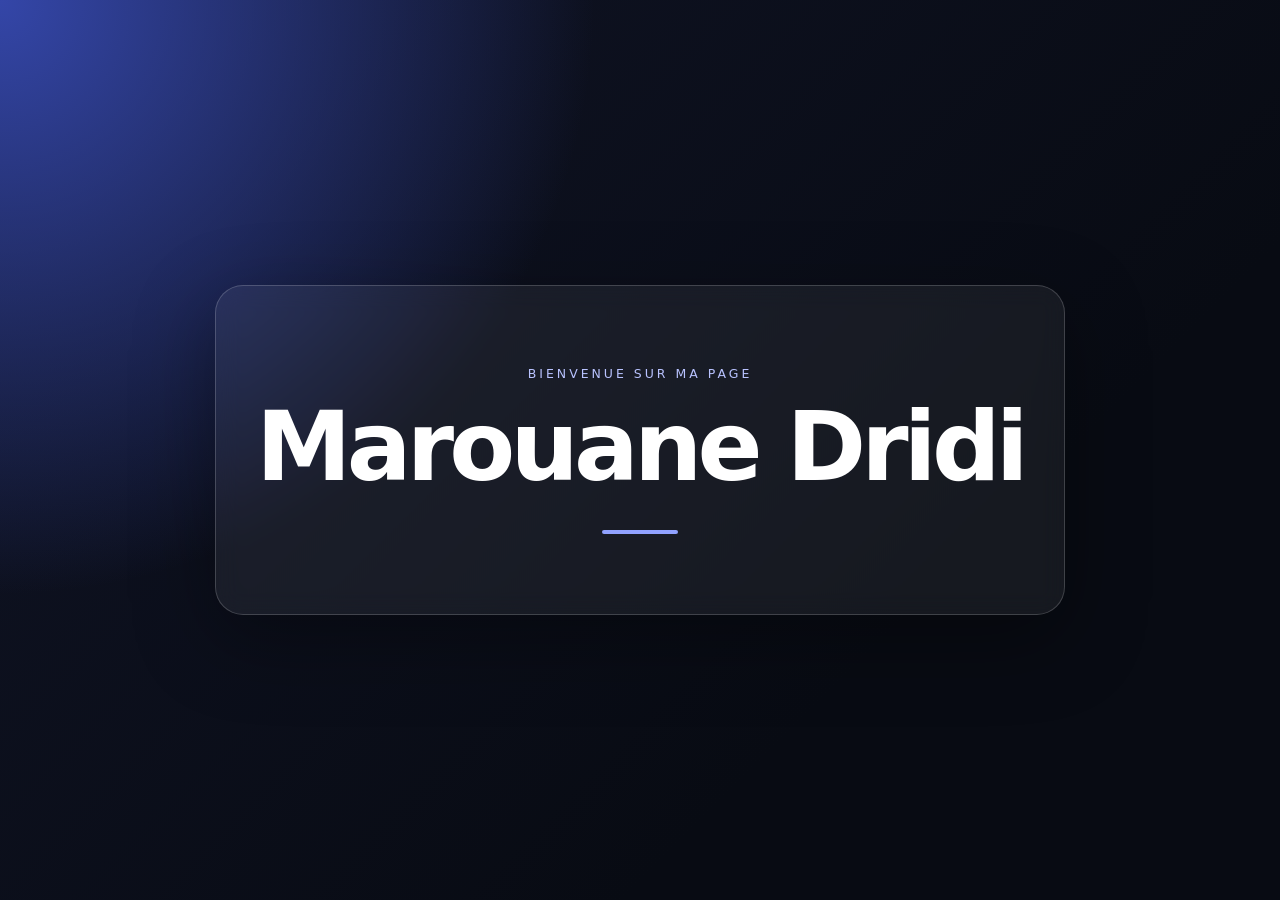
<file: page-marouane-dridi.html>
<!doctype html>
<html lang="fr">
<head>
  <meta charset="utf-8">
  <meta name="viewport" content="width=device-width, initial-scale=1">
  <title>Marouane Dridi</title>
  <style>
    :root { color-scheme: dark; }
    * { box-sizing: border-box; }
    body {
      margin: 0; min-height: 100vh; display: grid; place-items: center;
      font-family: system-ui, -apple-system, BlinkMacSystemFont, "Segoe UI", sans-serif;
      background: radial-gradient(circle at top left, #3446a8 0, transparent 38%), linear-gradient(135deg, #101426, #080b13 70%);
      color: #fff;
    }
    main {
      width: min(90vw, 850px); padding: clamp(2rem, 7vw, 5rem) 1.5rem; text-align: center;
      border: 1px solid rgba(255,255,255,.18); border-radius: 28px;
      background: rgba(255,255,255,.06); box-shadow: 0 24px 80px rgba(0,0,0,.35);
      backdrop-filter: blur(12px);
    }
    p { margin: 0 0 1rem; color: #b9c3ff; letter-spacing: .24em; text-transform: uppercase; font-size: .78rem; }
    h1 { margin: 0; font-size: clamp(2.5rem, 9vw, 6rem); line-height: 1.05; letter-spacing: -.05em; }
    .line { width: 76px; height: 4px; margin: 2rem auto 0; border-radius: 99px; background: #91a2ff; }
  </style>
</head>
<body>
  <main>
    <p>Bienvenue sur ma page</p>
    <h1>Marouane Dridi</h1>
    <div class="line" aria-hidden="true"></div>
  </main>
</body>
</html>
</file>
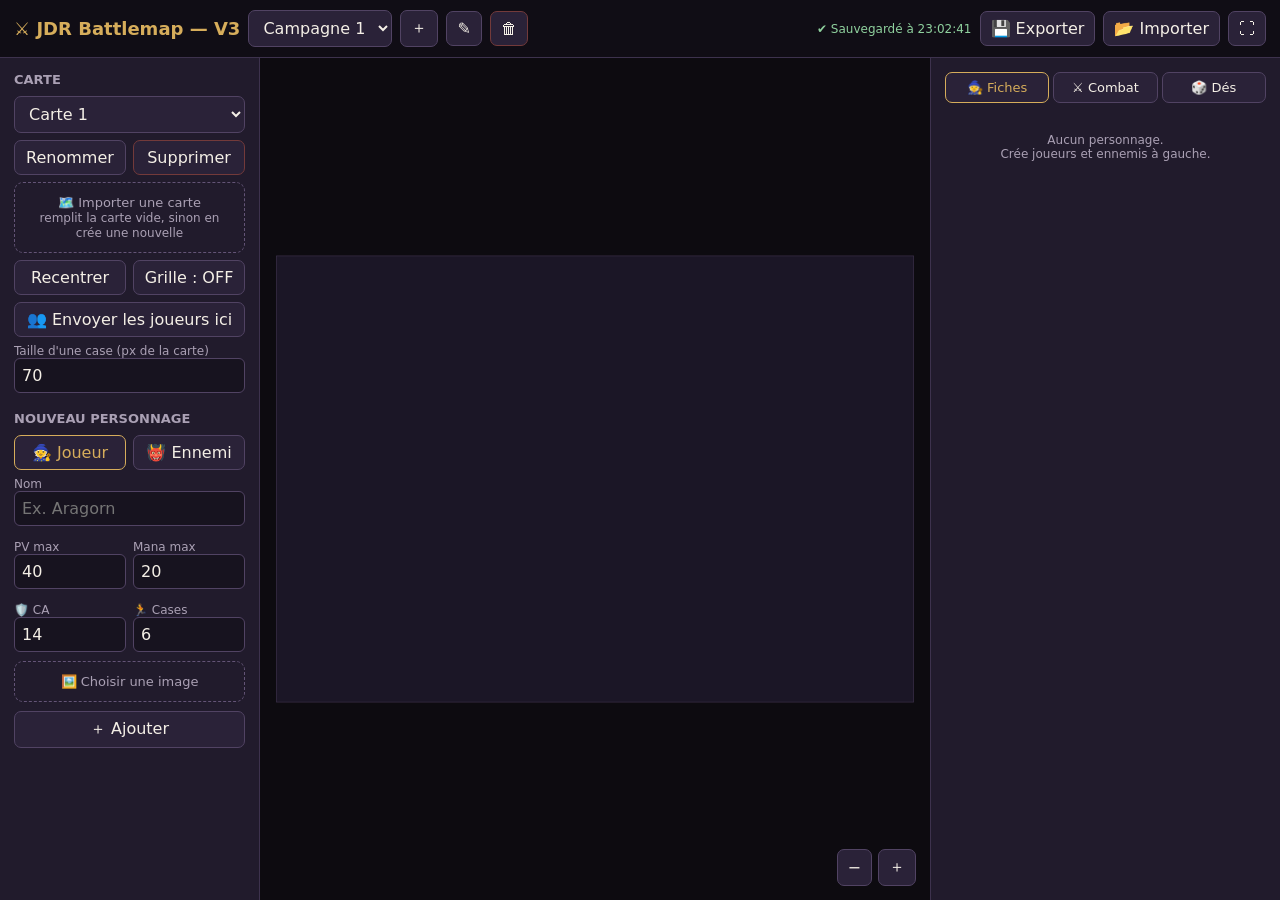
<file: Test.html>
<!doctype html>
<html lang="fr">
<head>
<meta charset="utf-8">
<meta name="viewport" content="width=device-width,initial-scale=1">
<title>JDR Battlemap — V3</title>
<style>
:root{--bg:#17131f;--panel:#211b2c;--panel2:#2a2238;--gold:#d6ad5b;--text:#f4efe6;--muted:#aaa0b4;--red:#d9534f;--blue:#4e8fe7}
*{box-sizing:border-box}
body{margin:0;background:var(--bg);color:var(--text);font-family:system-ui,Segoe UI,sans-serif;height:100vh;overflow:hidden}
header{height:58px;background:#100d15;border-bottom:1px solid #3d324d;display:flex;align-items:center;padding:0 14px;gap:8px}
h1{font-size:18px;margin:0;color:var(--gold)}.spacer{flex:1}
button,input,select{font:inherit}
button,select{border:1px solid #514363;background:var(--panel2);color:var(--text);border-radius:7px;padding:7px 10px;cursor:pointer}
button:hover,select:hover{border-color:var(--gold)}
.layout{height:calc(100vh - 58px);display:grid;grid-template-columns:260px 1fr 350px}
.sidebar{background:var(--panel);padding:14px;overflow:auto;border-right:1px solid #3d324d}
.right{border-left:1px solid #3d324d;border-right:0}
.section{margin-bottom:18px}.section h2{font-size:13px;text-transform:uppercase;color:var(--muted);margin:0 0 9px}
.drop{display:block;border:1px dashed #635476;border-radius:9px;padding:12px;text-align:center;color:var(--muted);cursor:pointer;font-size:13px}
.drop:hover{border-color:var(--gold);color:var(--text)}
input[type=file]{display:none}
.row{display:flex;gap:7px;margin:7px 0}.row>*{flex:1;min-width:0}
label{font-size:12px;color:var(--muted);display:block;margin-top:7px}
input[type=text],input[type=number]{width:100%;background:#17131f;border:1px solid #514363;color:var(--text);padding:7px;border-radius:6px}
input:focus,select:focus{outline:none;border-color:var(--gold)}
#saveState{font-size:12px;color:#8fd19e;white-space:nowrap}
.on{border-color:var(--gold)!important;color:var(--gold)}
#stage{position:relative;overflow:hidden;background:#0d0b10;cursor:grab;touch-action:none}
#stage.dragging{cursor:grabbing}
#world{position:absolute;left:0;top:0;transform-origin:0 0;background:#1b1626;box-shadow:0 0 0 2px #3d324d}
#world.hasMap{background:transparent;box-shadow:none}
#map{position:absolute;inset:0;width:100%;height:100%;user-select:none;pointer-events:none;display:none}
#world.hasMap #map{display:block}
#world.grid::after{content:'';position:absolute;inset:0;pointer-events:none;z-index:1;background-image:linear-gradient(#ffffff38 2px,transparent 2px),linear-gradient(90deg,#ffffff38 2px,transparent 2px);background-size:var(--cell) var(--cell)}
#tokens{position:absolute;inset:0;z-index:2}
.token{position:absolute;width:var(--cell);height:var(--cell);border-radius:10px;transform:translate(-50%,-50%);cursor:grab;border:3px solid var(--gold);box-shadow:0 4px 16px #000b;background:#30273d;touch-action:none}
.token.en{border-color:var(--red)}
.token.act{border-color:#fff;box-shadow:0 0 0 4px var(--gold),0 0 30px var(--gold)}
.token img{width:100%;height:100%;object-fit:cover;border-radius:7px;display:block;pointer-events:none}
.token .ini{display:flex;align-items:center;justify-content:center;height:100%;font-size:calc(var(--cell)*.5);color:var(--gold);font-weight:700}
.token .name{position:absolute;left:50%;transform:translateX(-50%);top:calc(100% + 4px);white-space:nowrap;background:#100d15dd;padding:2px 8px;border-radius:5px;font-size:calc(var(--cell)*.19)}
.token .hpmini{position:absolute;left:3px;right:3px;bottom:3px;height:calc(var(--cell)*.09);min-height:4px;background:#391b1b;border-radius:4px;overflow:hidden}
.token .hpmini i{display:block;height:100%;background:var(--red)}
.token .fxs{position:absolute;bottom:calc(100% + 2px);left:0;white-space:nowrap;font-size:calc(var(--cell)*.24)}
.token .stt{position:absolute;inset:0;display:flex;align-items:center;justify-content:center;font-size:calc(var(--cell)*.55);background:#000a;border-radius:7px}
.token.dead img{filter:grayscale(1)}
.ring{position:absolute;left:50%;top:50%;transform:translate(-50%,-50%);border-radius:50%;border:3px dashed #d6ad5b99;background:#d6ad5b18;pointer-events:none;z-index:-1}
.zoom{position:absolute;right:14px;bottom:14px;display:flex;gap:6px;z-index:10}
.tabs{display:flex;gap:4px;margin-bottom:12px}.tabs button{flex:1;padding:7px 4px;font-size:13px}
.pane[hidden]{display:none}
.card{background:#2a2238;border:1px solid #514363;border-left:4px solid var(--gold);border-radius:9px;padding:10px;margin-bottom:9px}
.card.en{border-left-color:var(--red)}
.cardHead{display:flex;gap:9px;align-items:center}
.avatar{width:50px;height:50px;border-radius:8px;object-fit:cover;background:#17131f;cursor:pointer;border:1px solid #514363;flex:none;display:flex;align-items:center;justify-content:center;font-size:20px}
.avatar:hover{border-color:var(--gold)}
.cardHead input[type=text]{font-weight:600}
.sub{display:flex;gap:6px;margin-top:4px;align-items:center}.sub select{flex:1;min-width:0;padding:3px 6px;font-size:12px}
.tag{font-size:11px;color:var(--muted)}
.stat{display:flex;align-items:center;gap:6px;margin-top:8px}.stat span{width:58px;font-size:12px;color:var(--muted)}
.stat input{width:60px;padding:4px;text-align:center}.stat em{color:var(--muted);font-style:normal}
.bar{height:9px;border-radius:5px;background:#17131f;overflow:hidden;margin:4px 0}
.bar i{display:block;height:100%;transition:width .15s}.hp i{background:var(--red)}.mana i{background:var(--blue)}
.btns,.ctrl{display:grid;grid-template-columns:repeat(4,1fr);gap:4px;margin-top:4px}
.ctrl{grid-template-columns:repeat(3,1fr);margin-top:8px}
.btns button,.ctrl button{padding:4px;font-size:12px}
.trio{display:grid;grid-template-columns:repeat(3,1fr);gap:6px;margin-top:6px}.trio label{margin:0}.trio input{padding:4px;text-align:center}
.card>select{width:100%;margin-top:8px;padding:5px}
.fx{display:flex;flex-wrap:wrap;gap:3px;margin-top:8px}.fx button{padding:2px 5px;font-size:15px;opacity:.45}.fx button.on{opacity:1;background:#3b3050}
.small,.empty{font-size:12px;color:var(--muted)}.empty{text-align:center;padding:18px 4px}
.danger{border-color:#733a3a}
h3{font-size:12px;color:var(--muted);text-transform:uppercase;margin:12px 0 6px}
#pPrev{display:none;width:60px;height:60px;object-fit:cover;border-radius:8px;margin:0 auto 6px}
.crow{display:flex;gap:8px;align-items:center;padding:8px;border:1px solid #514363;border-radius:8px;margin-bottom:5px;background:#2a2238;cursor:pointer}
.crow b{width:28px;text-align:center;color:var(--gold);font-size:17px}.crow.act{border-color:var(--gold);background:#3b3050}.crow.off{opacity:.45}
.crow div{flex:1;min-width:0}
#cInfo{font-size:20px;color:var(--gold);font-weight:700}
.dice{display:grid;grid-template-columns:repeat(3,1fr);gap:6px;margin:10px 0}.dice button{padding:12px;font-size:16px;font-weight:700}
#dRes{text-align:center;font-size:44px;font-weight:800;color:var(--gold);min-height:56px}#dRes.crit{color:#6fdc8c}#dRes.fumble{color:var(--red)}
.log{font-size:13px;padding:5px 0;border-bottom:1px solid #3d324d;display:flex;justify-content:space-between}.log b{color:var(--gold)}
</style>
</head>
<body>
<header>
<h1>⚔ JDR Battlemap — V3</h1>
<select id="camp" title="Campagne / partie"></select>
<button id="cNew" title="Nouvelle campagne">＋</button><button id="cRen" title="Renommer">✎</button><button id="cDel" class="danger" title="Supprimer la campagne">🗑</button>
<div class="spacer"></div>
<span id="saveState">… Chargement</span>
<button id="exportBtn">💾 Exporter</button><button id="importBtn">📂 Importer</button><input id="importFile" type="file" accept=".json,application/json">
<button id="full">⛶</button>
</header>
<div class="layout">
<aside class="sidebar">
<div class="section">
<h2>Carte</h2>
<select id="mapSel" style="width:100%"></select>
<div class="row"><button id="mRen">Renommer</button><button id="mDel" class="danger">Supprimer</button></div>
<label class="drop" for="mapFile">🗺️ Importer une carte<br><span class="small">remplit la carte vide, sinon en crée une nouvelle</span></label>
<input id="mapFile" type="file" accept="image/*">
<div class="row"><button id="resetView">Recentrer</button><button id="gridBtn">Grille : OFF</button></div>
<button id="gather" style="width:100%" title="Déplace tous les joueurs sur la carte affichée">👥 Envoyer les joueurs ici</button>
<label>Taille d'une case (px de la carte)</label><input id="cell" type="number" min="20" max="300" value="70">
</div>
<div class="section">
<h2>Nouveau personnage</h2>
<div class="row"><button id="tPj" class="on">🧙 Joueur</button><button id="tEn">👹 Ennemi</button></div>
<label>Nom</label><input id="pName" type="text" placeholder="Ex. Aragorn">
<div class="row"><div><label>PV max</label><input id="pHp" type="number" value="40" min="1"></div><div><label>Mana max</label><input id="pMana" type="number" value="20" min="0"></div></div>
<div class="row"><div><label>🛡️ CA</label><input id="pCa" type="number" value="14" min="0"></div><div><label>🏃 Cases</label><input id="pMv" type="number" value="6" min="0"></div></div>
<div id="qtyBox" hidden><label>Quantité (copies numérotées)</label><input id="pQty" type="number" value="1" min="1" max="20"></div>
<label class="drop" for="pImg" style="margin-top:9px"><img id="pPrev" alt=""><span id="pImgText">🖼️ Choisir une image</span></label>
<input id="pImg" type="file" accept="image/*">
<button id="add" style="width:100%;margin-top:9px">＋ Ajouter</button>
</div>
</aside>

<main id="stage">
<div id="world"><img id="map" alt=""><div id="tokens"></div></div>
<div class="zoom"><button id="minus">−</button><button id="plus">＋</button></div>
</main>

<aside class="sidebar right">
<div class="tabs"><button data-tab="fiches" class="on">🧙 Fiches</button><button data-tab="combat">⚔️ Combat</button><button data-tab="des">🎲 Dés</button></div>
<div id="tfiches" class="pane"><div id="list"></div></div>
<div id="tcombat" class="pane" hidden>
<div id="cInfo">Hors combat</div>
<div class="row"><button id="cNext">▶ Démarrer</button><button id="cEnd">■ Fin</button></div>
<button id="cAuto" style="width:100%">🎲 Initiative auto (d20)</button>
<h3>Ordre des tours</h3><div id="cOrder"></div>
</div>
<div id="tdes" class="pane" hidden>
<div class="row"><div><label>Nombre de dés</label><input id="dN" type="number" value="1" min="1" max="20"></div><div><label>Bonus</label><input id="dM" type="number" value="0"></div></div>
<div class="dice"><button data-d="4">d4</button><button data-d="6">d6</button><button data-d="8">d8</button><button data-d="10">d10</button><button data-d="12">d12</button><button data-d="20">d20</button></div>
<div id="dRes">—</div><div id="dDet" class="small" style="text-align:center"></div>
<h3>Historique</h3><div id="dLog"></div>
</div>
</aside>
</div>

<script>
const $=s=>document.querySelector(s),$$=s=>document.querySelectorAll(s);
const clamp=(v,a,b)=>Math.max(a,Math.min(b,v));
const esc=s=>String(s).replace(/[&<>"']/g,m=>({'&':'&amp;','<':'&lt;','>':'&gt;','"':'&quot;',"'":'&#39;'}[m]));
const uid=()=>Date.now().toString(36)+Math.random().toString(36).slice(2,9);
const clone=o=>JSON.parse(JSON.stringify(o));
const FX=[['🤢','Empoisonné'],['💫','Étourdi'],['🔥','En feu'],['✨','Béni'],['😱','Effrayé'],['🧊','Paralysé'],['👻','Invisible'],['🛌','À terre'],['🎯','Concentré'],['🐌','Ralenti'],['🩸','Saigne']];
const ST={ok:'',ko:'💤',dead:'☠️'},NUM=['hp','hpMax','mana','manaMax','ca','mv','init'];
let D,C,V,db=null,urls={},pendingBlob=null,pendingURL=null,timer=null,drag=null,pan=null,newType='pj';

/* ---------- IndexedDB ---------- */
const openDB=()=>new Promise((ok,ko)=>{const r=indexedDB.open('jdr_battlemap',1);r.onupgradeneeded=()=>{r.result.createObjectStore('kv');r.result.createObjectStore('img')};r.onsuccess=()=>ok(r.result);r.onerror=()=>ko(r.error)});
const dbDo=(st,mode,fn)=>new Promise((ok,ko)=>{const t=db.transaction(st,mode),rq=fn(t.objectStore(st));t.oncomplete=()=>ok(rq&&rq.result);t.onerror=t.onabort=()=>ko(t.error)});
const getImg=id=>dbDo('img','readonly',s=>s.get(id));
async function storeImg(b,id=uid()){await dbDo('img','readwrite',s=>s.put(b,id));urls[id]=URL.createObjectURL(b);return id}
async function delImg(id){if(!id)return;if(urls[id]){URL.revokeObjectURL(urls[id]);delete urls[id]}try{await dbDo('img','readwrite',s=>s.delete(id))}catch{}}
async function loadURL(id){if(!id||urls[id])return;const b=await getImg(id);if(b)urls[id]=URL.createObjectURL(b)}
async function wipeImages(){Object.values(urls).forEach(URL.revokeObjectURL);urls={};await dbDo('img','readwrite',s=>s.clear())}
const imgIds=c=>[...c.maps.map(m=>m.imgId),...c.ents.map(e=>e.imgId)].filter(Boolean);

/* ---------- Sauvegarde auto ---------- */
function setStatus(t,ok=true){const e=$('#saveState');e.textContent=t;e.style.color=ok?'#8fd19e':'#ff8a80'}
function saveSoon(){if(!db)return;setStatus('… Enregistrement');clearTimeout(timer);timer=setTimeout(saveNow,250)}
async function saveNow(){if(!db)return;clearTimeout(timer);timer=null;try{await dbDo('kv','readwrite',s=>s.put(clone(D),'data'));setStatus('✔ Sauvegardé à '+new Date().toLocaleTimeString('fr-FR'))}catch{setStatus('⚠ Sauvegarde impossible',false)}}
addEventListener('beforeunload',()=>{if(db&&timer)saveNow()});
document.addEventListener('visibilitychange',()=>{if(document.hidden)saveNow()});

/* ---------- Modèle ---------- */
const newMap=(name,imgId,w,h)=>({id:uid(),name,imgId:imgId||null,w:w||2000,h:h||1400,zoom:1,panX:0,panY:0,grid:false,cell:70});
function newCamp(name){const m=newMap('Carte 1');return{id:uid(),name,maps:[m],map:m.id,ents:[],turn:null,round:0,fight:false,log:[]}}
const fromV2=o=>{const c=newCamp('Partie (V2)');Object.assign(c.maps[0],{imgId:o.mapId,w:o.mapW,h:o.mapH,zoom:o.zoom,panX:o.panX,panY:o.panY,grid:o.grid,cell:o.cell});c.ents=(o.players||[]).map(p=>({...p,t:'pj',ca:10,mv:6,init:null,st:'ok',fx:[],map:c.map}));return c};
function setCur(id){D.cur=id;C=D.camps.find(c=>c.id===id);V=C.maps.find(m=>m.id===C.map)||C.maps[0];C.map=V.id}
async function openCamp(id,fit){setCur(id);await Promise.all(imgIds(C).map(loadURL));C.ents.forEach(fix);renderAll();if(fit)fitView()}
const ent=id=>C.ents.find(e=>e.id===id);
function fix(e){e.hpMax=Math.max(1,Math.round(+e.hpMax)||1);e.manaMax=Math.max(0,Math.round(+e.manaMax)||0);e.hp=clamp(Math.round(+e.hp)||0,0,e.hpMax);e.mana=clamp(Math.round(+e.mana)||0,0,e.manaMax);e.ca=Math.max(0,Math.round(+e.ca)||0);e.mv=Math.max(0,Math.round(+e.mv)||0)}
const order=()=>C.ents.filter(e=>e.init!==null&&e.init!==''&&!isNaN(e.init)).sort((a,b)=>b.init-a.init);

/* ---------- Images ---------- */
const imgSize=u=>new Promise((ok,ko)=>{const i=new Image();i.onload=()=>ok({w:i.naturalWidth,h:i.naturalHeight});i.onerror=ko;i.src=u});
async function makeTokenBlob(f){const b=await createImageBitmap(f),s=Math.min(b.width,b.height),c=document.createElement('canvas');c.width=c.height=256;c.getContext('2d').drawImage(b,(b.width-s)/2,(b.height-s)/2,s,s,0,0,256,256);return new Promise((ok,ko)=>c.toBlob(x=>x?ok(x):ko(),'image/webp',.9))}

/* ---------- Affichage carte ---------- */
function applyMap(){
 const w=$('#world'),m=$('#map'),u=urls[V.imgId]||'';
 w.classList.toggle('hasMap',!!u);if(u){if(m.getAttribute('src')!==u)m.src=u}else m.removeAttribute('src');
 w.style.width=V.w+'px';w.style.height=V.h+'px';w.style.setProperty('--cell',V.cell+'px');w.classList.toggle('grid',V.grid);
 $('#gridBtn').textContent='Grille : '+(V.grid?'ON':'OFF');$('#cell').value=V.cell;
}
const applyView=()=>{$('#world').style.transform=`translate(${V.panX}px,${V.panY}px) scale(${V.zoom})`};
function fitView(){const r=$('#stage').getBoundingClientRect();V.zoom=clamp(Math.min(r.width/V.w,r.height/V.h)*.95,.05,5);V.panX=(r.width-V.w*V.zoom)/2;V.panY=(r.height-V.h*V.zoom)/2;applyView();saveSoon()}
function zoomAt(mx,my,f){const nz=clamp(V.zoom*f,.05,5),k=nz/V.zoom;V.panX=mx-(mx-V.panX)*k;V.panY=my-(my-V.panY)*k;V.zoom=nz;applyView();saveSoon()}
function gotoMap(id){C.map=id;V=C.maps.find(m=>m.id===id);applyMap();applyView();renderTokens();renderTop();saveSoon()}
function renderTop(){
 $('#camp').innerHTML=D.camps.map(c=>`<option value="${c.id}">${esc(c.name)}</option>`).join('');$('#camp').value=C.id;
 $('#mapSel').innerHTML=C.maps.map(m=>`<option value="${m.id}">${esc(m.name)}</option>`).join('');$('#mapSel').value=V.id;
}
function renderTokens(){
 const box=$('#tokens');box.innerHTML='';
 C.ents.filter(e=>e.map===V.id).forEach(e=>{
  const t=document.createElement('div'),u=urls[e.imgId],act=C.fight&&C.turn===e.id;
  t.className=`token ${e.t}${act?' act':''}${e.st==='dead'?' dead':''}`;t.style.left=e.x+'px';t.style.top=e.y+'px';
  t.innerHTML=(act&&e.mv&&e.st==='ok'?`<div class="ring" style="width:${(2*e.mv+1)*V.cell}px;height:${(2*e.mv+1)*V.cell}px"></div>`:'')
   +(u?`<img src="${u}" alt="">`:`<div class="ini">${esc((e.name||'?')[0].toUpperCase())}</div>`)
   +(e.st!=='ok'?`<div class="stt">${ST[e.st]}</div>`:'')
   +(e.fx.length?`<div class="fxs">${e.fx.join('')}</div>`:'')
   +`<div class="name">${esc(e.name)}</div><div class="hpmini"><i style="width:${clamp(e.hp/e.hpMax*100,0,100)}%"></i></div>`;
  t.addEventListener('pointerdown',ev=>{ev.stopPropagation();ev.preventDefault();drag={e,sx:ev.clientX,sy:ev.clientY,ox:e.x,oy:e.y};t.setPointerCapture(ev.pointerId)});
  t.addEventListener('pointermove',ev=>{if(!drag||drag.e!==e)return;e.x=clamp(drag.ox+(ev.clientX-drag.sx)/V.zoom,0,V.w);e.y=clamp(drag.oy+(ev.clientY-drag.sy)/V.zoom,0,V.h);t.style.left=e.x+'px';t.style.top=e.y+'px'});
  t.addEventListener('pointerup',()=>{if(drag){drag=null;saveSoon()}});
  box.appendChild(t);
 });
}

/* ---------- Fiches ---------- */
const BT=k=>[-5,-1,1,5].map(d=>`<button data-k="${k}" data-d="${d}">${d>0?'+':'−'}${Math.abs(d)}</button>`).join('');
function cardHTML(e){
 const u=urls[e.imgId];
 return `<div class="cardHead">${u?`<img class="avatar" data-act="avatar" title="Changer l'image" src="${u}" alt="">`:`<div class="avatar" data-act="avatar" title="Ajouter une image">🖼️</div>`}<input type="file" accept="image/*" data-f="avatarFile">
 <div style="flex:1;min-width:0"><input type="text" data-f="name" value="${esc(e.name)}"><div class="sub"><span class="tag">${e.t==='pj'?'Joueur':'Ennemi'}</span><select data-f="map">${C.maps.map(m=>`<option value="${m.id}">${esc(m.name)}</option>`).join('')}</select></div></div></div>
 <div class="stat"><span>❤️ PV</span><input type="number" data-f="hp"><em>/</em><input type="number" data-f="hpMax"></div><div class="bar hp"><i></i></div><div class="btns">${BT('hp')}</div>
 <div class="stat"><span>🔵 Mana</span><input type="number" data-f="mana"><em>/</em><input type="number" data-f="manaMax"></div><div class="bar mana"><i></i></div><div class="btns">${BT('mana')}</div>
 <div class="trio"><label>🛡️ CA<input type="number" data-f="ca"></label><label>🏃 Cases<input type="number" data-f="mv"></label><label>⚔️ Init.<input type="number" data-f="init"></label></div>
 <select data-f="st"><option value="ok">🟢 En forme</option><option value="ko">💤 Inconscient</option><option value="dead">☠️ Mort</option></select>
 <div class="fx">${FX.map(([k,n])=>`<button data-fx="${k}" title="${n}">${k}</button>`).join('')}</div>
 <div class="ctrl"><button data-act="heal">❤️ Soigner</button><button data-act="dup">⧉ Copier</button><button class="danger" data-act="del">Supprimer</button></div>`;
}
function refreshCard(e){
 const c=document.querySelector(`[data-card="${e.id}"]`);if(!c)return;
 NUM.forEach(f=>{const i=c.querySelector(`[data-f="${f}"]`);if(document.activeElement!==i)i.value=e[f]??''});
 c.querySelector('.hp i').style.width=clamp(e.hp/e.hpMax*100,0,100)+'%';
 c.querySelector('.mana i').style.width=(e.manaMax?clamp(e.mana/e.manaMax*100,0,100):0)+'%';
 c.querySelector('[data-f="st"]').value=e.st;c.querySelector('[data-f="map"]').value=e.map;
 c.querySelectorAll('[data-fx]').forEach(b=>b.classList.toggle('on',e.fx.includes(b.dataset.fx)));
}
function renderList(){
 const l=$('#list');l.innerHTML='';
 if(!C.ents.length){l.innerHTML='<div class="empty">Aucun personnage.<br>Crée joueurs et ennemis à gauche.</div>';return}
 [['pj','Joueurs'],['en','Ennemis']].forEach(([t,title])=>{
  const a=C.ents.filter(e=>e.t===t);if(!a.length)return;
  l.insertAdjacentHTML('beforeend',`<h3>${title}</h3>`);
  a.forEach(e=>{const c=document.createElement('div');c.className='card '+t;c.dataset.card=e.id;c.innerHTML=cardHTML(e);l.appendChild(c);refreshCard(e)});
 });
}
function touch(e,auto=true){
 fix(e);
 if(auto){if(e.hp===0&&e.st==='ok')e.st=e.t==='pj'?'ko':'dead';else if(e.hp>0&&e.st==='ko')e.st='ok'}
 refreshCard(e);renderTokens();renderCombat();saveSoon();
}
const findE=el=>{const c=el.closest('[data-card]');return c&&ent(c.dataset.card)};
$('#list').addEventListener('click',async ev=>{
 const b=ev.target.closest('[data-k],[data-act],[data-fx]');if(!b)return;const e=findE(b);if(!e)return;
 if(b.dataset.k){e[b.dataset.k]+=+b.dataset.d;touch(e)}
 else if(b.dataset.fx){const i=e.fx.indexOf(b.dataset.fx);i<0?e.fx.push(b.dataset.fx):e.fx.splice(i,1);touch(e,false)}
 else if(b.dataset.act==='heal'){e.hp=e.hpMax;e.mana=e.manaMax;if(e.st==='ko')e.st='ok';touch(e,false)}
 else if(b.dataset.act==='avatar')b.closest('.cardHead').querySelector('[data-f="avatarFile"]').click();
 else if(b.dataset.act==='dup'){
  const n={...clone(e),id:uid(),name:e.name+' (copie)',x:clamp(e.x+V.cell*.6,0,V.w),y:clamp(e.y+V.cell*.6,0,V.h),imgId:null};
  if(e.imgId){const bl=await getImg(e.imgId);if(bl)n.imgId=await storeImg(bl)}
  C.ents.push(n);renderList();renderTokens();renderCombat();saveNow();
 }else if(b.dataset.act==='del'){
  if(!confirm(`Supprimer ${e.name} ?`))return;
  C.ents=C.ents.filter(x=>x!==e);if(C.turn===e.id)C.turn=null;await delImg(e.imgId);renderList();renderTokens();renderCombat();saveNow();
 }
});
$('#list').addEventListener('input',ev=>{if(ev.target.dataset.f!=='name')return;const e=findE(ev.target);e.name=ev.target.value;renderTokens();renderCombat();saveSoon()});
$('#list').addEventListener('change',async ev=>{
 const f=ev.target.dataset.f,e=findE(ev.target),v=ev.target.value;if(!e||!f)return;
 if(f==='avatarFile'){
  const file=ev.target.files[0];ev.target.value='';if(!file)return;
  try{const old=e.imgId;e.imgId=await storeImg(await makeTokenBlob(file));await delImg(old);const c=document.querySelector(`[data-card="${e.id}"]`);c.innerHTML=cardHTML(e);refreshCard(e);renderTokens();saveNow()}
  catch{alert('Image illisible. Essaie un PNG, JPG ou WebP.')}
 }else if(NUM.includes(f)){e[f]=f==='init'?(v===''?null:+v):v;touch(e);if(f!=='init')ev.target.value=e[f]}
 else if(f==='st'){e.st=v;touch(e,false)}
 else if(f==='map'){e.map=v;const m=C.maps.find(x=>x.id===v);e.x=clamp(e.x,0,m.w);e.y=clamp(e.y,0,m.h);renderTokens();saveSoon()}
 else if(f==='name'){if(!e.name.trim()){e.name='Sans nom';ev.target.value=e.name;renderTokens();renderCombat()}saveSoon()}
});

/* ---------- Combat ---------- */
function renderCombat(){
 const a=order();
 $('#cInfo').textContent=C.fight?`Round ${C.round}`:'Hors combat';$('#cNext').textContent=C.fight?'⏭ Tour suivant':'▶ Démarrer';
 $('#cOrder').innerHTML=a.length?a.map(e=>`<div class="crow${e.id===C.turn&&C.fight?' act':''}${e.st!=='ok'?' off':''}" data-cid="${e.id}"><b>${e.init}</b><div>${e.t==='pj'?'🧙':'👹'} ${esc(e.name)} ${ST[e.st]} ${e.fx.join('')}<br><span class="small">${e.hp}/${e.hpMax} PV · 🛡️ ${e.ca} · 🏃 ${e.mv}</span></div></div>`).join('')
  :'<div class="empty">Renseigne l\'initiative dans les fiches, ou lance « Initiative auto ».</div>';
}
function afterTurn(){const e=ent(C.turn);if(e&&e.map!==V.id)gotoMap(e.map);renderTokens();renderCombat();saveNow()}
$('#cNext').onclick=()=>{
 const a=order(),n=a.length;if(!n)return alert("Renseigne au moins une initiative.");
 let i=C.fight?a.findIndex(e=>e.id===C.turn):-1;if(!C.fight){C.fight=true;C.round=1}
 for(let k=1;k<=n;k++){const j=(i+k)%n;if(a[j].st==='ok'){if(i>=0&&j<=i)C.round++;C.turn=a[j].id;break}}
 afterTurn();
};
$('#cEnd').onclick=()=>{C.fight=false;C.turn=null;C.round=0;afterTurn()};
$('#cAuto').onclick=()=>{C.ents.forEach(e=>{if(e.st!=='dead')e.init=1+Math.floor(Math.random()*20);refreshCard(e)});renderCombat();saveNow()};
$('#cOrder').addEventListener('click',ev=>{const r=ev.target.closest('[data-cid]');if(!r)return;if(!C.fight){C.fight=true;C.round=1}C.turn=r.dataset.cid;afterTurn()});

/* ---------- Dés ---------- */
function renderDice(){
 const l=C.log[0];$('#dRes').textContent=l?l.tot:'—';$('#dRes').className=l?l.crit:'';
 $('#dDet').textContent=l?`${l.txt} → [${l.r.join(', ')}]${l.m?(l.m>0?' +':' ')+l.m:''}`:'';
 $('#dLog').innerHTML=C.log.map(x=>`<div class="log"><span>${x.txt} [${x.r.join(',')}]</span><b>${x.tot}</b></div>`).join('');
}
$$('[data-d]').forEach(b=>b.onclick=()=>{
 const f=+b.dataset.d,n=clamp(Math.round(+$('#dN').value)||1,1,20),m=Math.round(+$('#dM').value)||0;
 const r=Array.from({length:n},()=>1+Math.floor(Math.random()*f));
 C.log.unshift({txt:`${n}d${f}${m?(m>0?'+':'')+m:''}`,r,m,tot:r.reduce((a,c)=>a+c,0)+m,crit:f===20&&n===1?(r[0]===20?'crit':r[0]===1?'fumble':''):''});
 C.log.length=Math.min(C.log.length,30);renderDice();saveSoon();
});
$$('[data-tab]').forEach(b=>b.onclick=()=>{$$('[data-tab]').forEach(x=>x.classList.toggle('on',x===b));$$('.pane').forEach(p=>p.hidden=p.id!=='t'+b.dataset.tab)});

/* ---------- Cartes ---------- */
$('#mapSel').onchange=ev=>gotoMap(ev.target.value);
$('#mapFile').onchange=async ev=>{
 const f=ev.target.files[0];ev.target.value='';if(!f)return;
 try{
  const id=await storeImg(f),d=await imgSize(urls[id]),nm=f.name.replace(/\.[^.]+$/,'');
  if(V.imgId){V=newMap(nm,id,d.w,d.h);C.maps.push(V);C.map=V.id;gatherPJ(true)}
  else{V.imgId=id;V.w=d.w;V.h=d.h;if(/^Carte \d+$/.test(V.name))V.name=nm;C.ents.filter(e=>e.map===V.id).forEach(e=>{e.x=clamp(e.x,0,d.w);e.y=clamp(e.y,0,d.h)})}
  renderTop();applyMap();renderList();renderTokens();fitView();saveNow();
 }catch{alert('Carte illisible. Essaie un PNG, JPG ou WebP.')}
};
function gatherPJ(quiet){
 C.ents.filter(e=>e.t==='pj').forEach((e,i)=>{e.map=V.id;e.x=clamp(V.w/2+(i%4-1.5)*V.cell*1.2,0,V.w);e.y=clamp(V.h/2+Math.floor(i/4)*V.cell*1.2,0,V.h)});
 if(!quiet){renderList();renderTokens();saveNow()}
}
$('#gather').onclick=()=>gatherPJ();
$('#mRen').onclick=()=>{const n=prompt('Nom de la carte :',V.name);if(n&&n.trim()){V.name=n.trim();renderTop();renderList();saveNow()}};
$('#mDel').onclick=async()=>{
 if(C.maps.length<2)return alert('Il faut garder au moins une carte.');
 if(!confirm(`Supprimer la carte « ${V.name} » ? Ses personnages seront déplacés sur une autre carte.`))return;
 const old=V;C.maps=C.maps.filter(m=>m!==old);const t=C.maps[0];
 C.ents.forEach(e=>{if(e.map===old.id){e.map=t.id;e.x=clamp(e.x,0,t.w);e.y=clamp(e.y,0,t.h)}});
 await delImg(old.imgId);renderList();gotoMap(t.id);saveNow();
};
$('#gridBtn').onclick=()=>{V.grid=!V.grid;applyMap();saveSoon()};
$('#cell').onchange=ev=>{V.cell=clamp(Math.round(+ev.target.value)||70,20,300);applyMap();renderTokens();saveSoon()};
$('#resetView').onclick=fitView;
$('#plus').onclick=()=>{const r=$('#stage').getBoundingClientRect();zoomAt(r.width/2,r.height/2,1.2)};
$('#minus').onclick=()=>{const r=$('#stage').getBoundingClientRect();zoomAt(r.width/2,r.height/2,1/1.2)};
$('#full').onclick=()=>document.documentElement.requestFullscreen?.();
const stage=$('#stage');
stage.addEventListener('pointerdown',ev=>{if(ev.target.closest('.zoom'))return;pan={x:ev.clientX,y:ev.clientY,px:V.panX,py:V.panY};stage.classList.add('dragging');stage.setPointerCapture(ev.pointerId)});
stage.addEventListener('pointermove',ev=>{if(!pan)return;V.panX=pan.px+ev.clientX-pan.x;V.panY=pan.py+ev.clientY-pan.y;applyView()});
stage.addEventListener('pointerup',()=>{if(pan){pan=null;stage.classList.remove('dragging');saveSoon()}});
stage.addEventListener('wheel',ev=>{ev.preventDefault();const r=stage.getBoundingClientRect();zoomAt(ev.clientX-r.left,ev.clientY-r.top,ev.deltaY<0?1.1:1/1.1)},{passive:false});

/* ---------- Campagnes ---------- */
$('#camp').onchange=async ev=>{await openCamp(ev.target.value,false);saveNow()};
$('#cNew').onclick=async()=>{const n=prompt('Nom de la nouvelle campagne :','Campagne '+(D.camps.length+1));if(!n||!n.trim())return;const c=newCamp(n.trim());D.camps.push(c);await openCamp(c.id,true);saveNow()};
$('#cRen').onclick=()=>{const n=prompt('Nom de la campagne :',C.name);if(n&&n.trim()){C.name=n.trim();renderTop();saveNow()}};
$('#cDel').onclick=async()=>{
 if(!confirm(`Supprimer définitivement la campagne « ${C.name} » (cartes, personnages, images) ?`))return;
 const old=C;D.camps=D.camps.filter(c=>c!==old);if(!D.camps.length)D.camps.push(newCamp('Campagne 1'));
 for(const id of imgIds(old))await delImg(id);await openCamp(D.camps[0].id,D.camps[0].maps.length===1&&!D.camps[0].maps[0].imgId);saveNow();
};

/* ---------- Nouveau personnage ---------- */
function setType(t){
 newType=t;$('#tPj').classList.toggle('on',t==='pj');$('#tEn').classList.toggle('on',t==='en');$('#qtyBox').hidden=t!=='en';
 const d=t==='pj'?[40,20,14,6]:[15,0,12,6];['pHp','pMana','pCa','pMv'].forEach((id,i)=>$('#'+id).value=d[i]);
}
$('#tPj').onclick=()=>setType('pj');$('#tEn').onclick=()=>setType('en');
$('#pImg').onchange=async ev=>{
 const f=ev.target.files[0];ev.target.value='';if(!f)return;
 try{pendingBlob=await makeTokenBlob(f);if(pendingURL)URL.revokeObjectURL(pendingURL);pendingURL=URL.createObjectURL(pendingBlob);$('#pPrev').src=pendingURL;$('#pPrev').style.display='block';$('#pImgText').textContent='Image prête · cliquer pour changer'}
 catch{alert('Image illisible. Essaie un PNG, JPG ou WebP.')}
};
$('#add').onclick=async()=>{
 const name=$('#pName').value.trim();if(!name){$('#pName').focus();return alert('Indique un nom.')}
 const q=newType==='en'?clamp(Math.round(+$('#pQty').value)||1,1,20):1,r=stage.getBoundingClientRect(),g=k=>+$('#'+k).value;
 for(let i=0;i<q;i++){
  const o=((C.ents.length)%6)*V.cell*.5,hp=Math.max(1,g('pHp')||1);
  const e={id:uid(),t:newType,name:q>1?`${name} ${i+1}`:name,imgId:null,hp,hpMax:hp,mana:g('pMana'),manaMax:g('pMana'),ca:g('pCa'),mv:g('pMv'),init:null,st:'ok',fx:[],map:V.id,
   x:clamp((r.width/2-V.panX)/V.zoom+o,0,V.w),y:clamp((r.height/2-V.panY)/V.zoom+o,0,V.h)};
  if(pendingBlob)e.imgId=await storeImg(pendingBlob);
  fix(e);C.ents.push(e);
 }
 pendingBlob=null;if(pendingURL){URL.revokeObjectURL(pendingURL);pendingURL=null}
 $('#pName').value='';$('#pPrev').style.display='none';$('#pImgText').textContent='🖼️ Choisir une image';
 renderList();renderTokens();renderCombat();saveNow();
};

/* ---------- Export / import ---------- */
const blobToData=b=>new Promise(ok=>{const r=new FileReader();r.onload=()=>ok(r.result);r.readAsDataURL(b)});
$('#exportBtn').onclick=async()=>{
 const imgs={};for(const c of D.camps)for(const id of imgIds(c)){const b=await getImg(id);if(b)imgs[id]=await blobToData(b)}
 const a=document.createElement('a');a.href=URL.createObjectURL(new Blob([JSON.stringify({version:3,D,imgs})],{type:'application/json'}));
 a.download='battlemap-'+new Date().toISOString().slice(0,10)+'.json';a.click();setTimeout(()=>URL.revokeObjectURL(a.href),2000);
};
$('#importBtn').onclick=()=>$('#importFile').click();
$('#importFile').onchange=async ev=>{
 const f=ev.target.files[0];ev.target.value='';if(!f)return;
 try{
  const o=JSON.parse(await f.text());if(!o.D||!o.D.camps)throw 0;
  if(!confirm('Remplacer TOUTES les campagnes actuelles par cette sauvegarde ?'))return;
  await wipeImages();for(const [id,d] of Object.entries(o.imgs||{}))await storeImg(await (await fetch(d)).blob(),id);
  D=o.D;await openCamp(D.cur&&D.camps.find(c=>c.id===D.cur)?D.cur:D.camps[0].id,false);saveNow();
 }catch{alert("Ce fichier n'est pas une sauvegarde valide.")}
};

/* ---------- Démarrage ---------- */
function renderAll(){renderTop();applyMap();applyView();renderTokens();renderList();renderCombat();renderDice()}
(async function init(){
 D={camps:[newCamp('Campagne 1')]};let fit=true;
 try{
  db=await openDB();const d=await dbDo('kv','readonly',s=>s.get('data'));
  if(d){D=d;fit=false}else{const o=await dbDo('kv','readonly',s=>s.get('state'));if(o){D.camps=[fromV2(o)];fit=false}}
  navigator.storage?.persist?.();
 }catch{setStatus('⚠ Stockage indisponible : rien ne sera sauvegardé',false)}
 await openCamp(D.cur&&D.camps.find(c=>c.id===D.cur)?D.cur:D.camps[0].id,fit);
 if(db)await saveNow();
})();
</script>
</body>
</html>
</file>
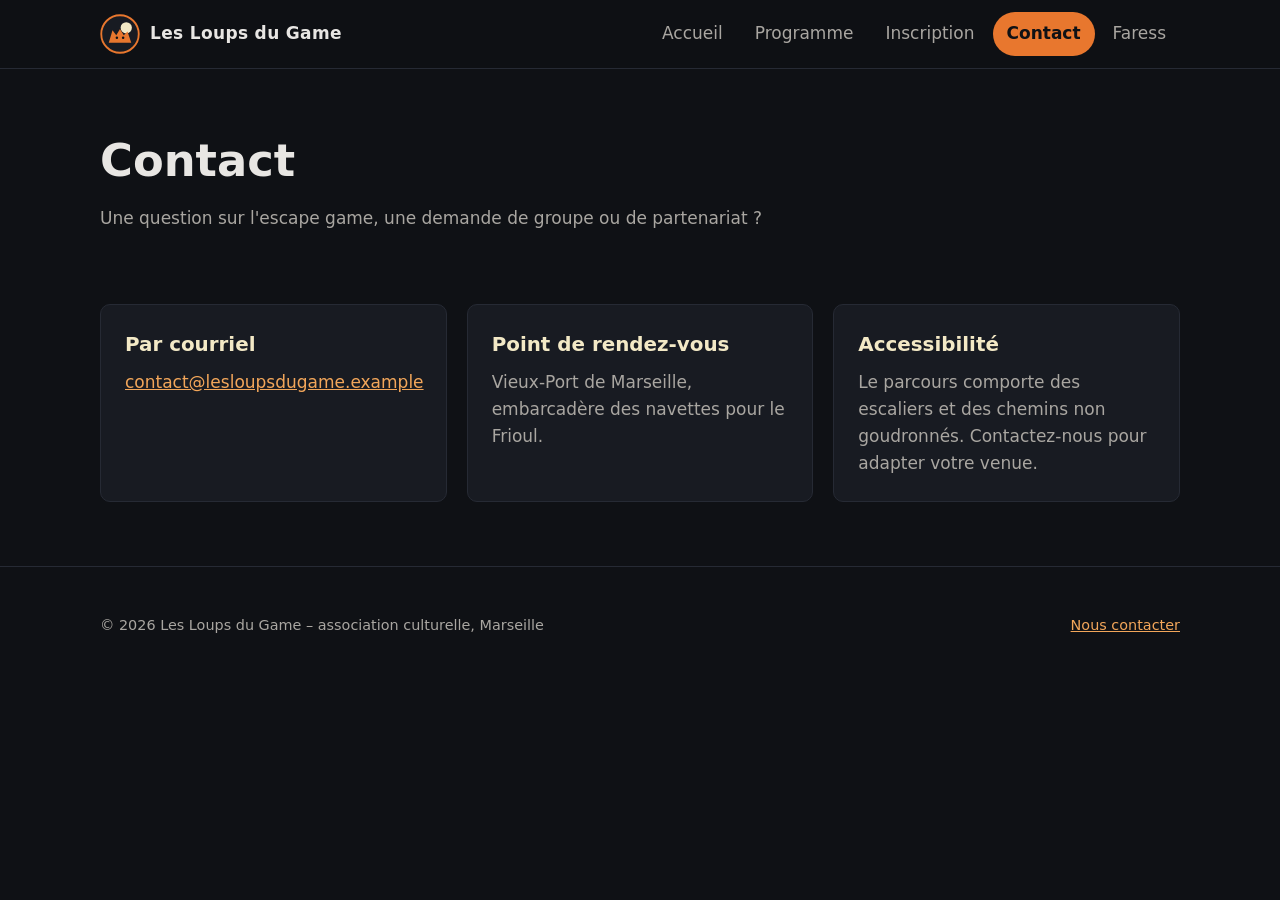
<file: site/contact.html>
<!DOCTYPE html>
<html lang="fr">
<head>
  <meta charset="utf-8">
  <meta name="viewport" content="width=device-width, initial-scale=1">
  <title>Contact – Les Loups du Game</title>
  <meta name="description" content="Contacter l'association Les Loups du Game.">
  <link rel="icon" href="favicon.svg" type="image/svg+xml">
  <link rel="stylesheet" href="css/style.css">
</head>
<body>
  <header class="entete">
    <div class="conteneur">
      <a class="marque" href="index.html"><img src="img/logo.svg" alt="" width="40" height="40"> Les Loups du Game</a>
      <nav aria-label="Navigation principale">
        <ul class="nav">
        <li><a href="index.html">Accueil</a></li>
        <li><a href="programme.html">Programme</a></li>
        <li><a href="inscription.html">Inscription</a></li>
        <li><a href="contact.html" aria-current="page">Contact</a></li>
        <li><a href="faress.html">Faress</a></li>
        </ul>
      </nav>
    </div>
  </header>

  <main>
    <section class="titre-page">
      <div class="conteneur">
        <h1>Contact</h1>
        <p>Une question sur l'escape game, une demande de groupe ou de partenariat ?</p>
      </div>
    </section>

    <section class="section">
      <div class="conteneur grille">
        <div class="carte">
          <h3>Par courriel</h3>
          <p><a href="mailto:contact@lesloupsdugame.example">contact@lesloupsdugame.example</a></p>
        </div>
        <div class="carte">
          <h3>Point de rendez-vous</h3>
          <p>Vieux-Port de Marseille, embarcadère des navettes pour le Frioul.</p>
        </div>
        <div class="carte">
          <h3>Accessibilité</h3>
          <p>Le parcours comporte des escaliers et des chemins non goudronnés. Contactez-nous pour adapter votre venue.</p>
        </div>
      </div>
    </section>

  </main>

  <footer class="pied">
    <div class="conteneur">
      <p>© 2026 Les Loups du Game – association culturelle, Marseille</p>
      <p><a href="contact.html">Nous contacter</a></p>
    </div>
  </footer>
</body>
</html>
</file>
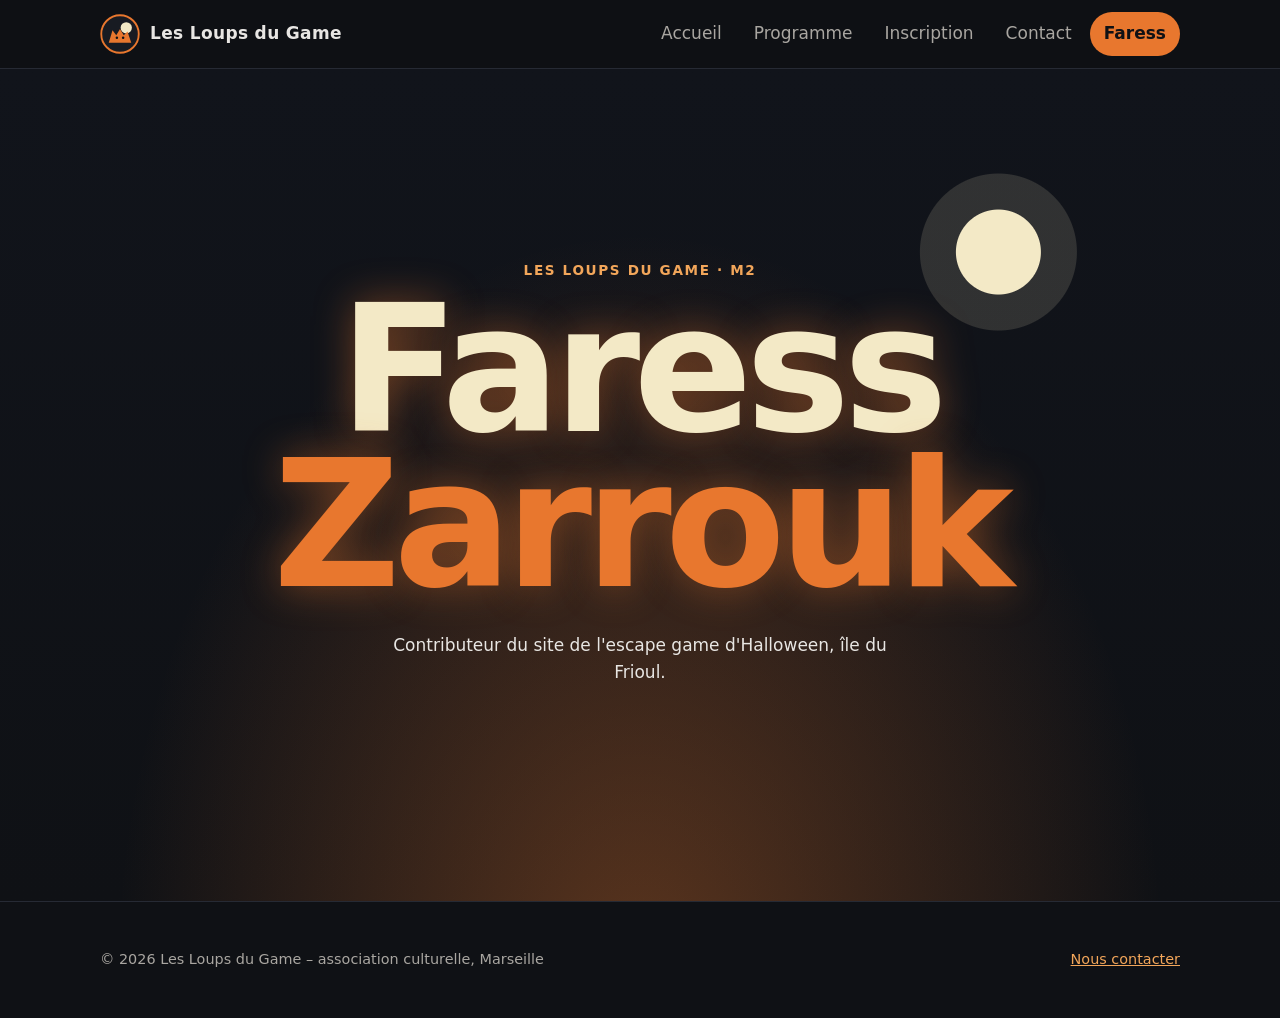
<file: site/faress.html>
<!DOCTYPE html>
<html lang="fr">
<head>
  <meta charset="utf-8">
  <meta name="viewport" content="width=device-width, initial-scale=1">
  <title>Faress – Les Loups du Game</title>
  <meta name="description" content="Page de Faress Zarrouk, contributeur du site Les Loups du Game.">
  <link rel="icon" href="favicon.svg" type="image/svg+xml">
  <link rel="stylesheet" href="css/style.css">
</head>
<body>
  <header class="entete">
    <div class="conteneur">
      <a class="marque" href="index.html"><img src="img/logo.svg" alt="" width="40" height="40"> Les Loups du Game</a>
      <nav aria-label="Navigation principale">
        <ul class="nav">
        <li><a href="index.html">Accueil</a></li>
        <li><a href="programme.html">Programme</a></li>
        <li><a href="inscription.html">Inscription</a></li>
        <li><a href="contact.html">Contact</a></li>
        <li><a href="faress.html" aria-current="page">Faress</a></li>
        </ul>
      </nav>
    </div>
  </header>

  <main>
    <section class="hero-faress">
      <div class="conteneur">
        <p class="surtitre">Les Loups du Game · M2</p>
        <h1 class="nom">
          <span class="prenom">Faress</span>
          <span class="nom-famille">Zarrouk</span>
        </h1>
        <p class="accroche">Contributeur du site de l'escape game d'Halloween, île du Frioul.</p>
      </div>
    </section>
  </main>

  <footer class="pied">
    <div class="conteneur">
      <p>© 2026 Les Loups du Game – association culturelle, Marseille</p>
      <p><a href="contact.html">Nous contacter</a></p>
    </div>
  </footer>
</body>
</html>
</file>
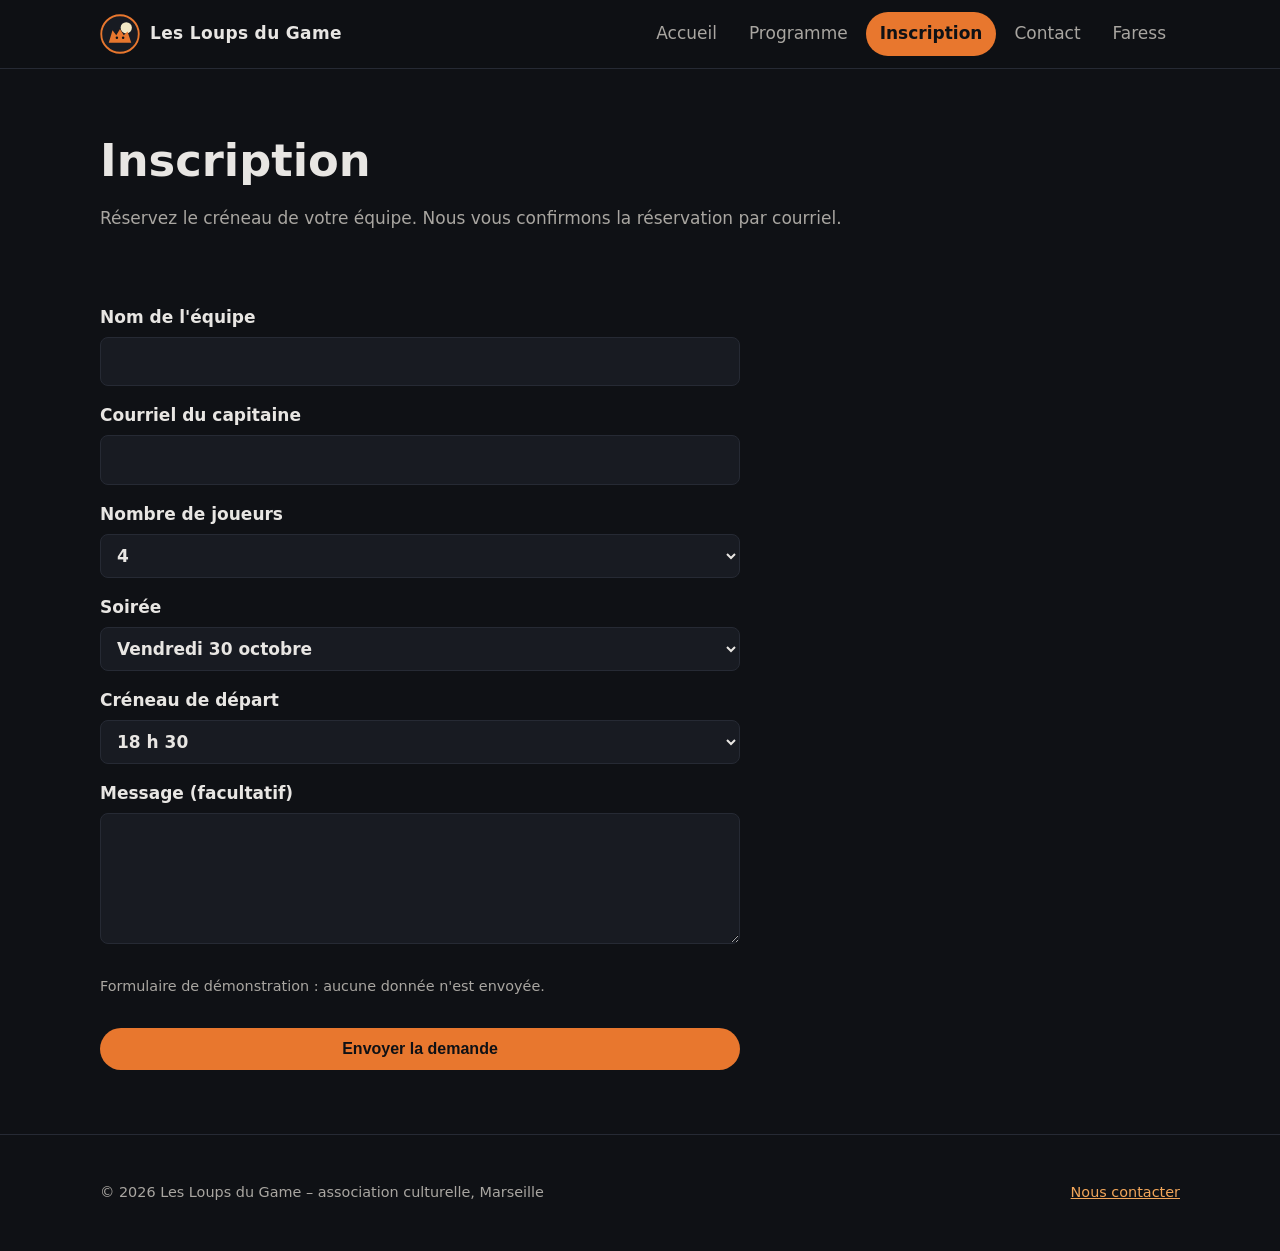
<file: site/inscription.html>
<!DOCTYPE html>
<html lang="fr">
<head>
  <meta charset="utf-8">
  <meta name="viewport" content="width=device-width, initial-scale=1">
  <title>Inscription – Les Loups du Game</title>
  <meta name="description" content="Réservez le créneau de votre équipe pour l'escape game d'Halloween.">
  <link rel="icon" href="favicon.svg" type="image/svg+xml">
  <link rel="stylesheet" href="css/style.css">
</head>
<body>
  <header class="entete">
    <div class="conteneur">
      <a class="marque" href="index.html"><img src="img/logo.svg" alt="" width="40" height="40"> Les Loups du Game</a>
      <nav aria-label="Navigation principale">
        <ul class="nav">
        <li><a href="index.html">Accueil</a></li>
        <li><a href="programme.html">Programme</a></li>
        <li><a href="inscription.html" aria-current="page">Inscription</a></li>
        <li><a href="contact.html">Contact</a></li>
        <li><a href="faress.html">Faress</a></li>
        </ul>
      </nav>
    </div>
  </header>

  <main>
    <section class="titre-page">
      <div class="conteneur">
        <h1>Inscription</h1>
        <p>Réservez le créneau de votre équipe. Nous vous confirmons la réservation par courriel.</p>
      </div>
    </section>

    <section class="section">
      <div class="conteneur">
        <form class="formulaire" action="#" method="post">
          <label>Nom de l'équipe
            <input type="text" name="equipe" required maxlength="40">
          </label>
          <label>Courriel du capitaine
            <input type="email" name="courriel" required>
          </label>
          <label>Nombre de joueurs
            <select name="joueurs" required>
              <option value="4">4</option>
              <option value="5">5</option>
              <option value="6">6</option>
            </select>
          </label>
          <label>Soirée
            <select name="soiree" required>
              <option value="2026-10-30">Vendredi 30 octobre</option>
              <option value="2026-10-31">Samedi 31 octobre</option>
            </select>
          </label>
          <label>Créneau de départ
            <select name="creneau" required>
              <option>18 h 30</option>
              <option>19 h 15</option>
              <option>20 h 00</option>
              <option>20 h 45</option>
            </select>
          </label>
          <label>Message (facultatif)
            <textarea name="message" rows="4"></textarea>
          </label>
          <p class="note">Formulaire de démonstration : aucune donnée n'est envoyée.</p>
          <button class="bouton" type="submit">Envoyer la demande</button>
        </form>
      </div>
    </section>

  </main>

  <footer class="pied">
    <div class="conteneur">
      <p>© 2026 Les Loups du Game – association culturelle, Marseille</p>
      <p><a href="contact.html">Nous contacter</a></p>
    </div>
  </footer>
</body>
</html>
</file>
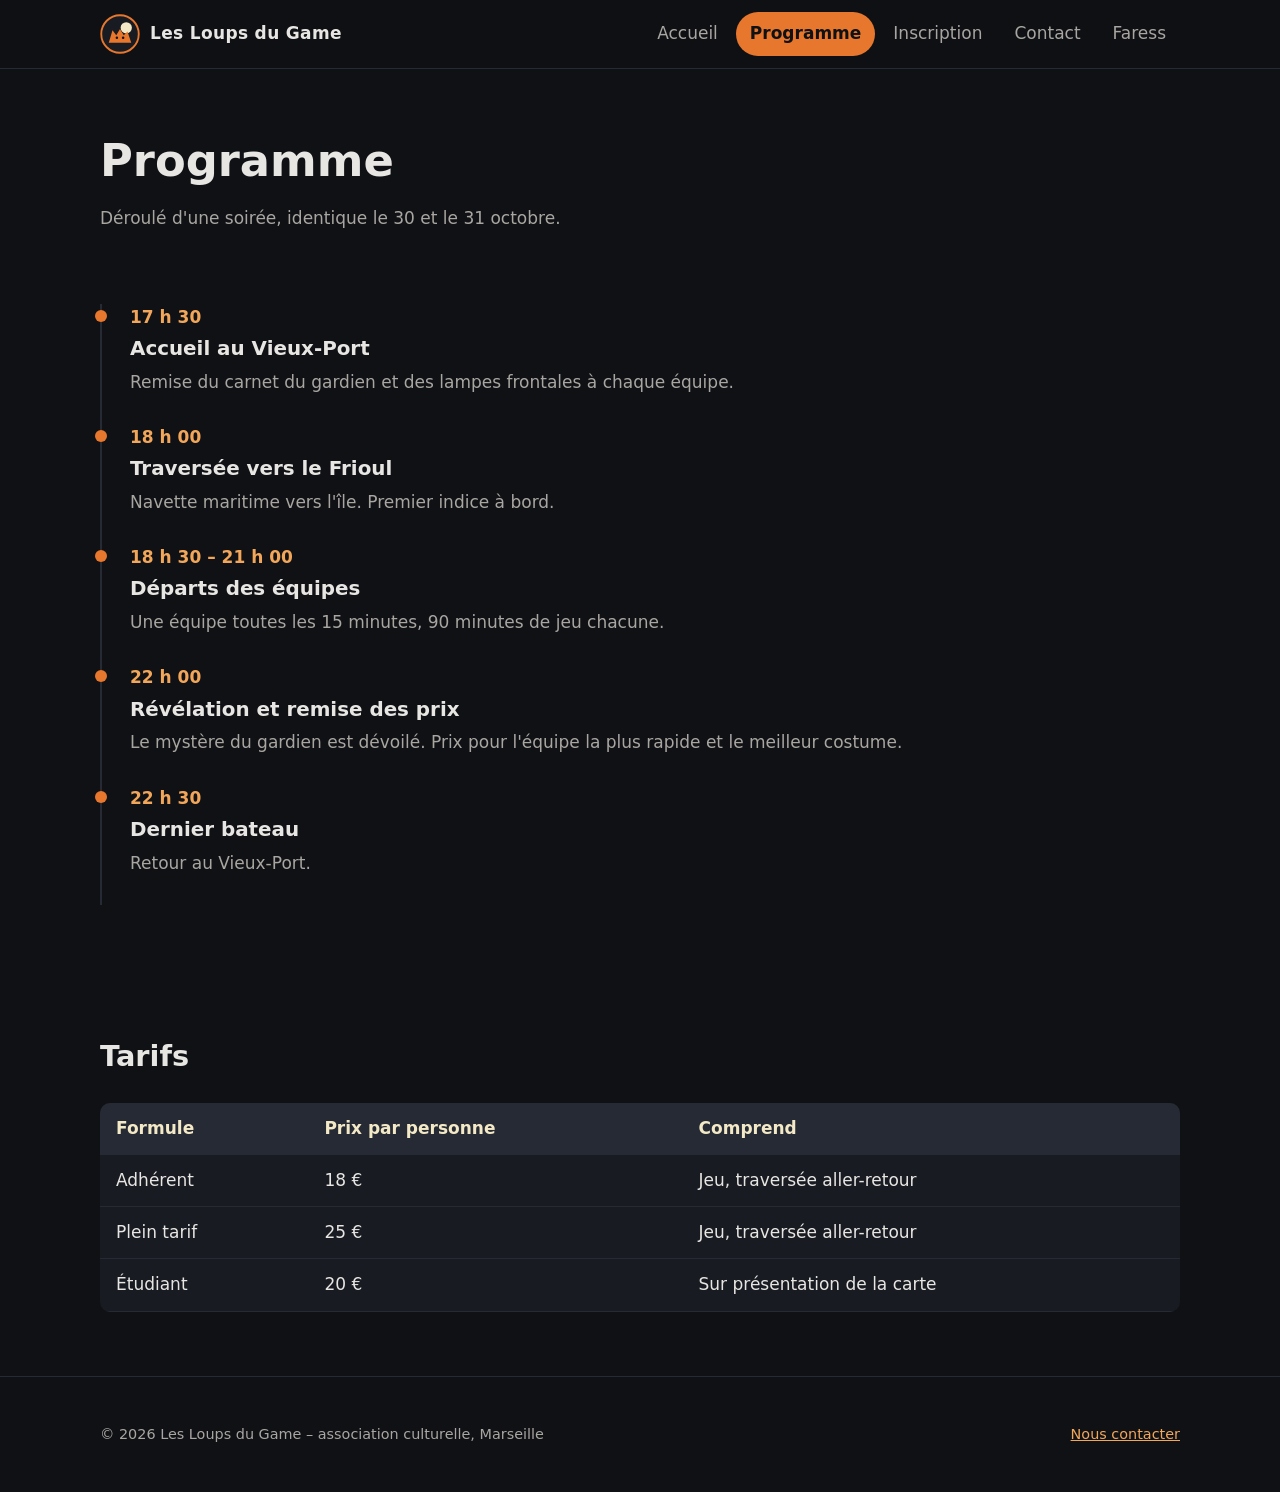
<file: site/programme.html>
<!DOCTYPE html>
<html lang="fr">
<head>
  <meta charset="utf-8">
  <meta name="viewport" content="width=device-width, initial-scale=1">
  <title>Programme – Les Loups du Game</title>
  <meta name="description" content="Programme et tarifs de l'escape game d'Halloween des Loups du Game.">
  <link rel="icon" href="favicon.svg" type="image/svg+xml">
  <link rel="stylesheet" href="css/style.css">
</head>
<body>
  <header class="entete">
    <div class="conteneur">
      <a class="marque" href="index.html"><img src="img/logo.svg" alt="" width="40" height="40"> Les Loups du Game</a>
      <nav aria-label="Navigation principale">
        <ul class="nav">
        <li><a href="index.html">Accueil</a></li>
        <li><a href="programme.html" aria-current="page">Programme</a></li>
        <li><a href="inscription.html">Inscription</a></li>
        <li><a href="contact.html">Contact</a></li>
        <li><a href="faress.html">Faress</a></li>
        </ul>
      </nav>
    </div>
  </header>

  <main>
    <section class="titre-page">
      <div class="conteneur">
        <h1>Programme</h1>
        <p>Déroulé d'une soirée, identique le 30 et le 31 octobre.</p>
      </div>
    </section>

    <section class="section">
      <div class="conteneur">
        <ol class="programme">
          <li>
            <span class="heure">17 h 30</span>
            <h3>Accueil au Vieux-Port</h3>
            <p>Remise du carnet du gardien et des lampes frontales à chaque équipe.</p>
          </li>
          <li>
            <span class="heure">18 h 00</span>
            <h3>Traversée vers le Frioul</h3>
            <p>Navette maritime vers l'île. Premier indice à bord.</p>
          </li>
          <li>
            <span class="heure">18 h 30 – 21 h 00</span>
            <h3>Départs des équipes</h3>
            <p>Une équipe toutes les 15 minutes, 90 minutes de jeu chacune.</p>
          </li>
          <li>
            <span class="heure">22 h 00</span>
            <h3>Révélation et remise des prix</h3>
            <p>Le mystère du gardien est dévoilé. Prix pour l'équipe la plus rapide et le meilleur costume.</p>
          </li>
          <li>
            <span class="heure">22 h 30</span>
            <h3>Dernier bateau</h3>
            <p>Retour au Vieux-Port.</p>
          </li>
        </ol>
      </div>
    </section>

    <section class="section">
      <div class="conteneur">
        <h2>Tarifs</h2>
        <table>
          <thead>
            <tr><th>Formule</th><th>Prix par personne</th><th>Comprend</th></tr>
          </thead>
          <tbody>
            <tr><td>Adhérent</td><td>18 €</td><td>Jeu, traversée aller-retour</td></tr>
            <tr><td>Plein tarif</td><td>25 €</td><td>Jeu, traversée aller-retour</td></tr>
            <tr><td>Étudiant</td><td>20 €</td><td>Sur présentation de la carte</td></tr>
          </tbody>
        </table>
      </div>
    </section>

  </main>

  <footer class="pied">
    <div class="conteneur">
      <p>© 2026 Les Loups du Game – association culturelle, Marseille</p>
      <p><a href="contact.html">Nous contacter</a></p>
    </div>
  </footer>
</body>
</html>
</file>
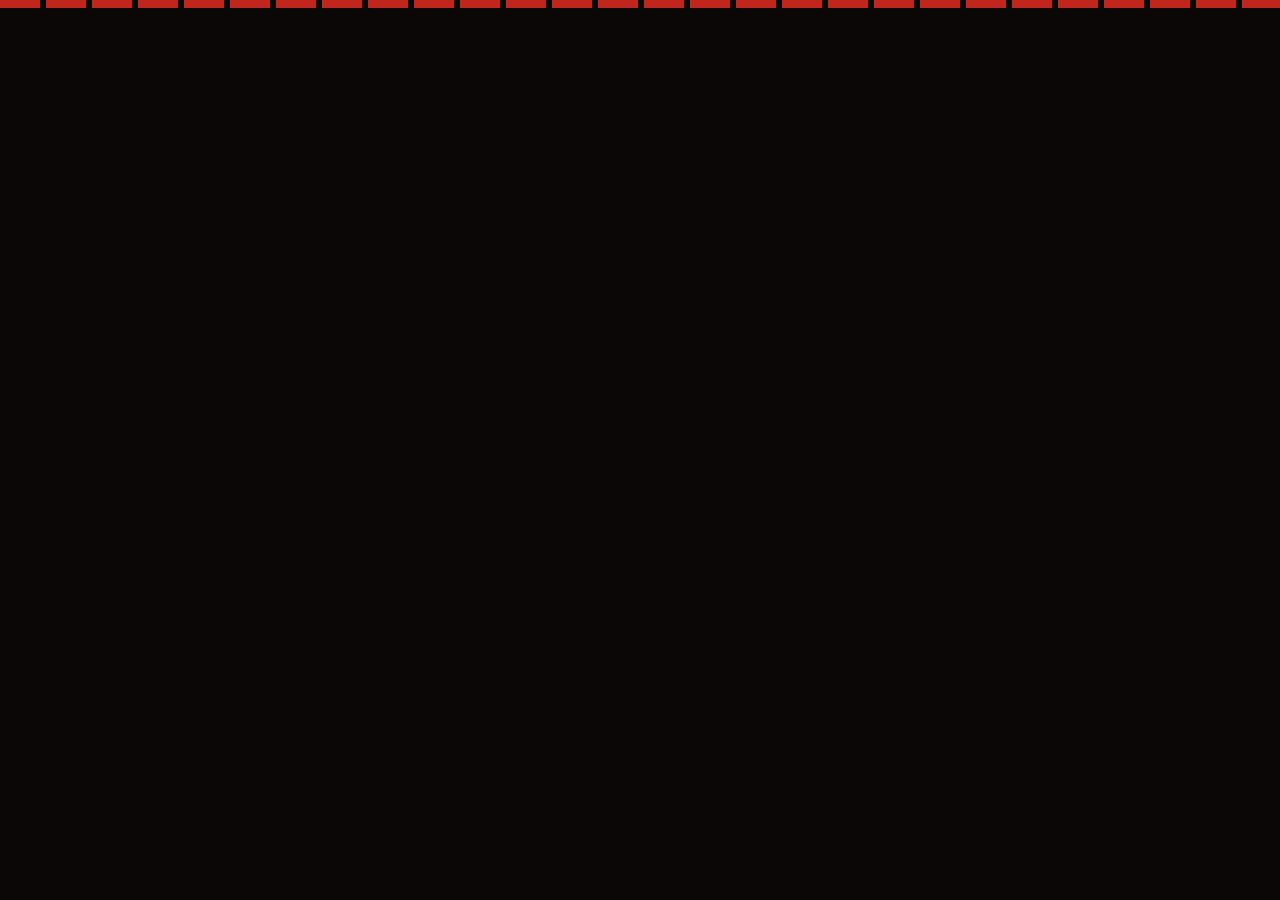
<file: site/tsa.html>
<!DOCTYPE html>
<html lang="fr">
<head>
  <meta charset="UTF-8">
  <meta name="viewport" content="width=device-width, initial-scale=1.0">
  <title>Archive - Les Loups du Game</title>
  <link rel="preconnect" href="https://fonts.googleapis.com">
  <link href="https://fonts.googleapis.com/css2?family=Bebas+Neue&family=Oswald:wght@400;500&display=swap" rel="stylesheet">
  <style>
    :root {
      --bg: #0b0707;
      --panel: #120c0b;
      --red: #c0261b;
      --gold: #f5b400;
      --cream: #f1e6d3;
      --muted: #a89a8a;
      --border: #3a2a22;
    }
    * { box-sizing: border-box; margin: 0; padding: 0; }
    body {
      background: var(--bg);
      color: var(--cream);
      font-family: 'Oswald', Arial, sans-serif;
      line-height: 1.5;
    }
    body::before {
      content: "";
      display: block;
      height: 8px;
      background: repeating-linear-gradient(90deg, var(--red) 0 40px, transparent 40px 46px);
    }

    /* ---------- Hero ---------- */
    .hero {
      display: grid;
      grid-template-columns: 1.3fr 1fr;
      gap: 40px;
      align-items: center;
      padding: 60px 5vw;
      background:
        radial-gradient(circle at 70% 40%, rgba(120, 60, 200, .35), transparent 45%),
        radial-gradient(circle at 85% 70%, rgba(0, 180, 200, .25), transparent 40%),
        linear-gradient(180deg, #14090a, var(--bg));
    }
    .eyebrow {
      font-size: .8rem;
      letter-spacing: .3em;
      color: var(--red);
      font-weight: 500;
      text-transform: uppercase;
    }
    h1 {
      font-family: 'Bebas Neue', Impact, sans-serif;
      font-size: clamp(3.5rem, 9vw, 7rem);
      line-height: .95;
      letter-spacing: .04em;
      margin: 14px 0 20px;
    }
    h1 span { display: block; color: var(--gold); }
    .intro { max-width: 560px; color: var(--cream); opacity: .9; }
    .logo { width: 90px; margin-bottom: 20px; }

    .buttons { display: flex; flex-wrap: wrap; gap: 14px; margin-top: 30px; }
    .btn {
      font-family: 'Bebas Neue', Impact, sans-serif;
      font-size: 1.2rem;
      letter-spacing: .12em;
      text-decoration: none;
      color: var(--cream);
      padding: 12px 26px;
      border: 2px solid var(--gold);
      background: rgba(0, 0, 0, .5);
      transition: .2s;
    }
    .btn:hover { background: rgba(245, 180, 0, .15); }
    .btn.primary {
      background: linear-gradient(180deg, #5a3208, #2a1604);
      box-shadow: 0 0 18px rgba(245, 180, 0, .45);
    }
</file>
<file: site/css/style.css>
/* Les Loups du Game – feuille de style commune aux 4 pages */
:root {
  --nuit: #0f1115;
  --nuit-2: #181b22;
  --brume: #262a34;
  --texte: #e8e6e3;
  --texte-doux: #a9a6a1;
  --citrouille: #e8772e;
  --citrouille-clair: #f2a65a;
  --lune: #f3e9c6;
  --rayon: 10px;
  --largeur: 1080px;
}

* { box-sizing: border-box; }

html { scroll-behavior: smooth; }

body {
  margin: 0;
  font-family: "Segoe UI", system-ui, -apple-system, Roboto, "Helvetica Neue", Arial, sans-serif;
  font-size: 17px;
  line-height: 1.6;
  color: var(--texte);
  background: var(--nuit);
}

a { color: var(--citrouille-clair); }
a:hover { color: var(--lune); }

img { max-width: 100%; height: auto; display: block; }

.conteneur { width: min(var(--largeur), 100% - 32px); margin-inline: auto; }

/* En-tête et navigation */
.entete {
  position: sticky; top: 0; z-index: 10;
  background: rgba(15, 17, 21, 0.92);
  backdrop-filter: blur(6px);
  border-bottom: 1px solid var(--brume);
}
.entete .conteneur { display: flex; align-items: center; justify-content: space-between; gap: 16px; min-height: 68px; flex-wrap: wrap; }
.marque { display: flex; align-items: center; gap: 10px; color: var(--texte); text-decoration: none; font-weight: 700; letter-spacing: 0.02em; }
.marque img { width: 40px; height: 40px; }
.nav { display: flex; gap: 4px; flex-wrap: wrap; margin: 0; padding: 0; list-style: none; }
.nav a { display: block; padding: 8px 14px; border-radius: 999px; color: var(--texte-doux); text-decoration: none; }
.nav a:hover { color: var(--texte); background: var(--brume); }
.nav a[aria-current="page"] { color: var(--nuit); background: var(--citrouille); font-weight: 600; }

/* Bandeau d'accueil */
.bandeau {
  padding: 96px 0 80px;
  background:
    radial-gradient(circle at 86% 34%, var(--lune) 0 54px, rgba(243, 233, 198, 0.12) 55px 84px, transparent 85px),
    radial-gradient(ellipse at 50% 120%, rgba(232, 119, 46, 0.25), transparent 60%),
    linear-gradient(180deg, #11141b, var(--nuit));
}
.bandeau h1 { font-size: clamp(2.2rem, 5vw, 3.6rem); line-height: 1.1; margin: 0 0 16px; }
.bandeau .accroche { font-size: 1.2rem; color: var(--texte-doux); max-width: 640px; margin: 0 0 32px; }
.surtitre { color: var(--citrouille-clair); text-transform: uppercase; letter-spacing: 0.12em; font-size: 0.85rem; font-weight: 600; margin: 0 0 12px; }

.bouton {
  display: inline-block; padding: 12px 24px; border-radius: 999px;
  background: var(--citrouille); color: var(--nuit); font-weight: 700; text-decoration: none;
  border: 0; font-size: 1rem; cursor: pointer;
}
.bouton:hover { background: var(--citrouille-clair); color: var(--nuit); }
.bouton.secondaire { background: transparent; color: var(--texte); border: 1px solid var(--brume); margin-left: 8px; }
.bouton.secondaire:hover { border-color: var(--texte-doux); }

/* Sections */
.section { padding: 64px 0; }
.section h2 { font-size: 1.8rem; margin: 0 0 24px; }
.titre-page { padding: 56px 0 8px; }
.titre-page h1 { font-size: clamp(2rem, 4vw, 2.8rem); margin: 0 0 8px; }
.titre-page p { color: var(--texte-doux); margin: 0; }

.grille { display: grid; gap: 20px; grid-template-columns: repeat(auto-fit, minmax(240px, 1fr)); }
.carte { background: var(--nuit-2); border: 1px solid var(--brume); border-radius: var(--rayon); padding: 24px; }
.carte h3 { margin: 0 0 8px; color: var(--lune); }
.carte p { margin: 0; color: var(--texte-doux); }
.carte .chiffre { font-size: 2rem; font-weight: 800; color: var(--citrouille); }

/* Programme */
.programme { list-style: none; margin: 0; padding: 0; border-left: 2px solid var(--brume); }
.programme li { position: relative; padding: 0 0 28px 28px; }
.programme li::before { content: ""; position: absolute; left: -7px; top: 6px; width: 12px; height: 12px; border-radius: 50%; background: var(--citrouille); }
.programme .heure { color: var(--citrouille-clair); font-weight: 700; }
.programme h3 { margin: 2px 0 4px; }
.programme p { margin: 0; color: var(--texte-doux); }

/* Tableaux */
table { width: 100%; border-collapse: collapse; background: var(--nuit-2); border-radius: var(--rayon); overflow: hidden; }
th, td { padding: 12px 16px; text-align: left; border-bottom: 1px solid var(--brume); }
th { color: var(--lune); background: var(--brume); }

/* Formulaires */
.formulaire { display: grid; gap: 16px; max-width: 640px; }
.formulaire label { display: grid; gap: 6px; font-weight: 600; }
.formulaire input, .formulaire select, .formulaire textarea {
  font: inherit; color: var(--texte); background: var(--nuit-2);
  border: 1px solid var(--brume); border-radius: 8px; padding: 10px 12px;
}
.formulaire input:focus, .formulaire select:focus, .formulaire textarea:focus { outline: 2px solid var(--citrouille); outline-offset: 1px; }
.note { font-size: 0.9rem; color: var(--texte-doux); }

/* Pied de page */
.pied { border-top: 1px solid var(--brume); padding: 32px 0; color: var(--texte-doux); font-size: 0.9rem; }
.pied .conteneur { display: flex; justify-content: space-between; gap: 16px; flex-wrap: wrap; }

@media (max-width: 760px) {
  .bandeau {
    padding: 64px 0 56px;
    background:
      radial-gradient(ellipse at 50% 120%, rgba(232, 119, 46, 0.25), transparent 60%),
      linear-gradient(180deg, #11141b, var(--nuit));
  }
  .bouton.secondaire { margin: 12px 0 0; }
}

/* Page Faress */
.hero-faress {
  min-height: calc(100vh - 68px);
  display: grid;
  place-items: center;
  text-align: center;
  padding: 48px 0 72px;
  background:
    radial-gradient(circle at 78% 22%, var(--lune) 0 42px, rgba(243, 233, 198, 0.14) 43px 78px, transparent 79px),
    radial-gradient(ellipse at 50% 110%, rgba(232, 119, 46, 0.35), transparent 58%),
    linear-gradient(180deg, #11141b, var(--nuit));
}
.hero-faress .nom {
  margin: 0;
  font-size: clamp(4.2rem, 16vw, 11rem);
  line-height: 0.88;
  letter-spacing: -0.04em;
  font-weight: 800;
  color: var(--lune);
  text-shadow: 0 0 40px rgba(232, 119, 46, 0.45);
}
.hero-faress .prenom { display: block; }
.hero-faress .nom-famille {
  display: block;
  color: var(--citrouille);
}
.hero-faress .accroche {
  margin: 28px auto 0;
  max-width: 520px;
}
</file>
